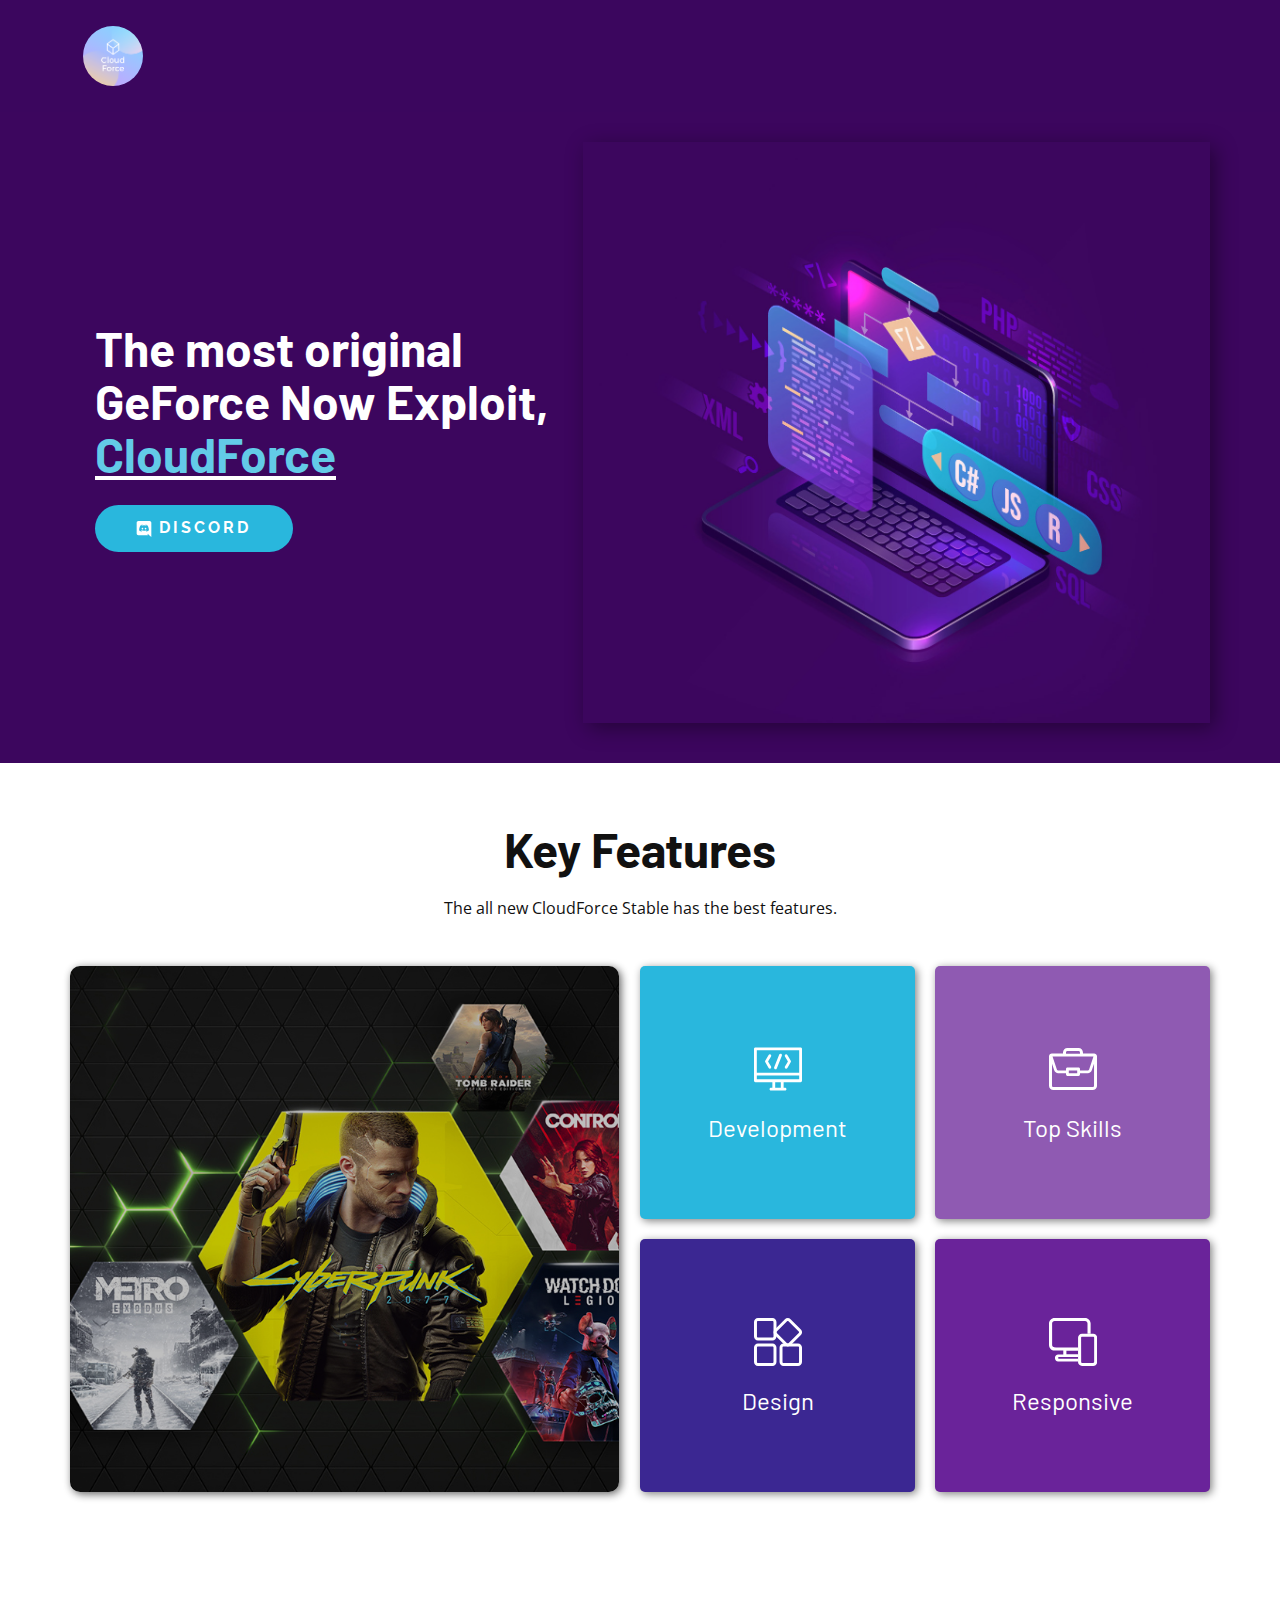
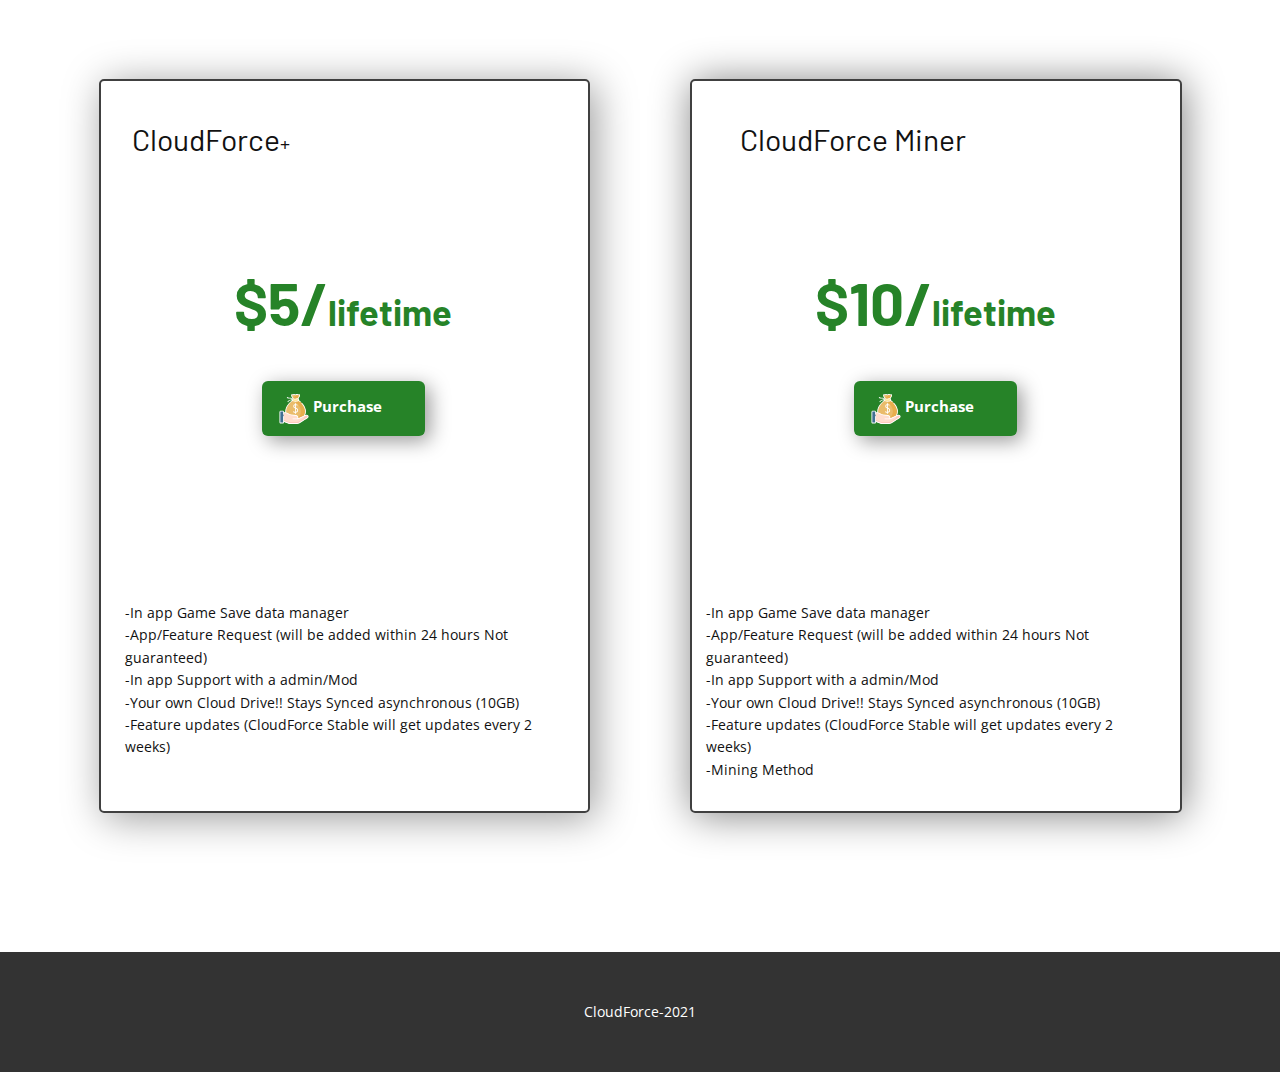
<file: index.html>
<!DOCTYPE html>
<html style="font-size: 16px;">
  <head>
    <meta name="viewport" content="width=device-width, initial-scale=1.0">
    <meta charset="utf-8">
    <meta name="keywords" content="Web Software Developers, Key Features, Data Visualization, IT solutions, IT solutions, Web Analytics, We are directly involved in t​he process, Get in Touch!">
    <meta name="description" content="">
    <meta name="page_type" content="np-template-header-footer-from-plugin">
    <title>Home</title>
    <link rel="stylesheet" href="nicepage.css" media="screen">
<link rel="stylesheet" href="Home.css" media="screen">
    <script class="u-script" type="text/javascript" src="jquery.js" defer=""></script>
    <script class="u-script" type="text/javascript" src="nicepage.js" defer=""></script>
    <meta name="generator" content="Nicepage 3.22.0, nicepage.com">
    <link rel="icon" href="images/favicon.png">
    <link id="u-theme-google-font" rel="stylesheet" href="https://fonts.googleapis.com/css?family=Open+Sans:300,300i,400,400i,600,600i,700,700i,800,800i|Barlow:100,100i,200,200i,300,300i,400,400i,500,500i,600,600i,700,700i,800,800i,900,900i">
    <link id="u-page-google-font" rel="stylesheet" href="https://fonts.googleapis.com/css?family=Raleway:100,100i,200,200i,300,300i,400,400i,500,500i,600,600i,700,700i,800,800i,900,900i|Barlow:100,100i,200,200i,300,300i,400,400i,500,500i,600,600i,700,700i,800,800i,900,900i">
    
    
    
    
    <script type="application/ld+json">{
		"@context": "http://schema.org",
		"@type": "Organization",
		"name": "CloudForce"
}</script>
    <meta name="theme-color" content="#29b7dd">
    <meta property="og:title" content="Home">
    <meta property="og:description" content="">
    <meta property="og:type" content="website">
  </head>
  <body data-home-page="Home.html" data-home-page-title="Home" class="u-body u-stick-footer"><header class="u-clearfix u-header u-palette-2-base u-header" id="sec-2485"><div class="u-clearfix u-sheet u-sheet-1">
        <div class="u-image u-image-circle u-preserve-proportions u-image-1" alt="" data-image-width="500" data-image-height="500"></div>
      </div></header>
    <section class="u-align-left u-clearfix u-image u-section-1" id="carousel_3e8e" data-image-width="1980" data-image-height="1350">
      <div class="u-clearfix u-sheet u-sheet-1">
        <div class="u-clearfix u-expanded-width u-layout-wrap u-layout-wrap-1">
          <div class="u-gutter-0 u-layout">
            <div class="u-layout-row">
              <div class="u-align-left u-container-style u-layout-cell u-left-cell u-shape-rectangle u-size-27 u-layout-cell-1">
                <div class="u-container-layout u-container-layout-1">
                  <h1 class="u-custom-font u-text u-text-body-alt-color u-text-1">The most original GeForce Now Exploit,<br>
                    <span style="text-decoration: underline !important;">
                      <span class="u-text-palette-1-light-1">CloudForce</span>
                    </span>
                    <br>
                  </h1>
                  <a href="https://discord.gg/kSKGFuAsYp" class="u-active-palette-4-base u-btn u-btn-round u-button-style u-custom-font u-font-raleway u-hover-palette-4-base u-palette-1-base u-radius-50 u-text-body-alt-color u-btn-1" target="_blank"><span class="u-icon u-icon-1" data-animation-name="fadeIn" data-animation-duration="1000" data-animation-delay="0" data-animation-direction=""><svg class="u-svg-content" viewBox="0 0 24 24" style="width: 1em; height: 1em;"><path d="m3.58 21.196h14.259l-.681-2.205 1.629 1.398 1.493 1.338 2.72 2.273v-21.525c-.068-1.338-1.22-2.475-2.648-2.475l-16.767.003c-1.427 0-2.585 1.139-2.585 2.477v16.24c0 1.411 1.156 2.476 2.58 2.476zm10.548-15.513-.033.012.012-.012zm-7.631 1.269c1.833-1.334 3.532-1.27 3.532-1.27l.137.135c-2.243.535-3.26 1.537-3.26 1.537s.272-.133.747-.336c3.021-1.188 6.32-1.102 9.374.402 0 0-1.019-.937-3.124-1.537l.186-.183c.291.001 1.831.055 3.479 1.26 0 0 1.844 3.15 1.844 7.02-.061-.074-1.144 1.666-3.931 1.726 0 0-.472-.534-.808-1 1.63-.468 2.24-1.404 2.24-1.404-.535.337-1.023.537-1.419.737-.609.268-1.219.4-1.828.535-2.884.468-4.503-.315-6.033-.936l-.523-.266s.609.936 2.174 1.404c-.411.469-.818 1.002-.818 1.002-2.786-.066-3.802-1.806-3.802-1.806 0-3.876 1.833-7.02 1.833-7.02z"></path><path d="m14.308 12.771c.711 0 1.29-.6 1.29-1.34 0-.735-.576-1.335-1.29-1.335v.003c-.708 0-1.288.598-1.29 1.338 0 .734.579 1.334 1.29 1.334z"></path><path d="m9.69 12.771c.711 0 1.29-.6 1.29-1.34 0-.735-.575-1.335-1.286-1.335l-.004.003c-.711 0-1.29.598-1.29 1.338 0 .734.579 1.334 1.29 1.334z"></path></svg><img></span>&nbsp;Discord
                  </a>
                </div>
              </div>
              <div class="u-align-left u-container-style u-image u-layout-cell u-right-cell u-size-33 u-image-1" data-image-width="1372" data-image-height="1235" data-animation-name="fadeIn" data-animation-duration="1000" data-animation-delay="0" data-animation-direction="Down">
                <div class="u-container-layout u-valign-bottom u-container-layout-2"></div>
              </div>
            </div>
          </div>
        </div>
      </div>
    </section>
    <section class="u-align-center u-clearfix u-white u-section-2" id="carousel_7a94">
      <div class="u-clearfix u-sheet u-valign-middle-md u-valign-middle-sm u-valign-middle-xs u-sheet-1">
        <h1 class="u-align-center u-text u-text-1">Key Features</h1>
        <p class="u-text u-text-2">The all new CloudForce Stable has the best features.</p>
        <img alt="" class="u-expanded-width-md u-expanded-width-sm u-expanded-width-xs u-image u-image-round u-radius-10 u-image-1" src="images/gfn-thursday-asset-2-11-nv-blog-1280x680-preview.jpg" data-image-width="1280" data-image-height="680">
        <div class="u-expanded-width-md u-expanded-width-sm u-expanded-width-xs u-list u-list-1">
          <div class="u-repeater u-repeater-1">
            <div class="u-align-center u-container-style u-custom-background u-list-item u-palette-1-base u-radius-5 u-repeater-item u-shape-round u-list-item-1">
              <div class="u-container-layout u-similar-container u-container-layout-1"><span class="u-icon u-icon-1"><svg class="u-svg-link" preserveAspectRatio="xMidYMin slice" viewBox="0 0 512 512" style=""><use xmlns:xlink="http://www.w3.org/1999/xlink" xlink:href="#svg-a352"></use></svg><svg xmlns="http://www.w3.org/2000/svg" xmlns:xlink="http://www.w3.org/1999/xlink" version="1.1" xml:space="preserve" class="u-svg-content" viewBox="0 0 512 512" id="svg-a352"><g><path d="m497 26h-482c-8.284 0-15 6.716-15 15v340c0 8.284 6.716 15 15 15h181v60h-15c-8.284 0-15 6.716-15 15s6.716 15 15 15h150c8.284 0 15-6.716 15-15s-6.716-15-15-15h-15v-60h181c8.284 0 15-6.716 15-15v-340c0-8.284-6.716-15-15-15zm-15 30v240h-452v-240zm-196 400h-60v-60h60zm-256-90v-40h452v40z"></path><path d="m223.381 258.012c1.818.724 3.694 1.066 5.539 1.066 5.964 0 11.604-3.581 13.942-9.46l54.15-136.147c3.062-7.697-.697-16.42-8.395-19.481-7.698-3.063-16.42.697-19.481 8.395l-54.15 136.148c-3.061 7.696.698 16.417 8.395 19.479z"></path><path d="m335.557 250.526c2.367 1.372 4.953 2.023 7.504 2.023 5.177 0 10.213-2.683 12.994-7.484l36.363-62.777c2.741-4.732 2.69-10.58-.133-15.263l-36.363-60.315c-4.277-7.095-13.495-9.378-20.591-5.102-7.095 4.277-9.379 13.496-5.102 20.591l31.786 52.724-31.919 55.106c-4.153 7.167-1.708 16.345 5.461 20.497z"></path><path d="m155.945 245.065c2.782 4.802 7.817 7.484 12.994 7.484 2.551 0 5.138-.651 7.504-2.023 7.168-4.152 9.613-13.33 5.461-20.498l-31.919-55.106 31.786-52.724c4.277-7.095 1.993-16.313-5.102-20.591-7.096-4.278-16.314-1.993-20.591 5.102l-36.363 60.315c-2.823 4.683-2.874 10.531-.133 15.263z"></path>
</g></svg>
            
            
          </span>
                <h4 class="u-align-center u-text u-text-3">Development</h4>
              </div>
            </div>
            <div class="u-align-center u-container-style u-custom-background u-custom-color-1 u-list-item u-radius-5 u-repeater-item u-shape-round u-list-item-2">
              <div class="u-container-layout u-similar-container u-container-layout-2"><span class="u-icon u-icon-2">
            <svg class="u-svg-link" preserveAspectRatio="xMidYMin slice" viewBox="0 0 128 128" style=""><use xmlns:xlink="http://www.w3.org/1999/xlink" xlink:href="#svg-20e4"></use></svg>
            <svg xmlns="http://www.w3.org/2000/svg" xmlns:xlink="http://www.w3.org/1999/xlink" version="1.1" xml:space="preserve" class="u-svg-content" viewBox="0 0 128 128" id="svg-20e4"><path d="m78.9 15.9c2.1 0 3.7 1.7 3.7 3.7v3.7h-37.2v-3.7c0-2 1.7-3.7 3.7-3.7h29.8m39.7 14.8-11.6 34.5c-0.5 1.5-1.9 2.5-3.5 2.5h-20.9v-3.7c0-2-1.7-3.7-3.7-3.7h-29.8c-2.1 0-3.7 1.7-3.7 3.7v3.7h-20.9c-1.6 0-3-1-3.5-2.5l-11.6-34.5h109.2m1.5 19.1v58.6c0 2-1.7 3.7-3.7 3.7h-104.7c-2.1 0-3.7-1.7-3.7-3.7v-58.6l5.9 17.7c1.5 4.5 5.8 7.6 10.6 7.6h20.9v3.7c0 2 1.7 3.7 3.7 3.7h29.8c2.1 0 3.7-1.7 3.7-3.7v-3.7h20.9c4.8 0 9.1-3 10.6-7.6l6-17.7m-44.9 17.9v7.4h-22.4v-7.4h22.4m15.3-44.9v-3.2c0-6.4-5.2-11.6-11.6-11.6h-29.8c-6.4 0-11.7 5.2-11.7 11.6v3.2h-29.5c-4.4 0-7.9 3.5-7.9 7.9v77.7c0 6.4 5.2 11.6 11.7 11.6h104.7c6.4 0 11.7-5.2 11.7-11.6v-77.7c0-4.4-3.6-7.9-7.9-7.9h-29.7z"></path></svg>
          </span>
                <h4 class="u-align-center u-text u-text-4">Top Skills</h4>
              </div>
            </div>
            <div class="u-align-center u-container-style u-custom-background u-custom-color-2 u-list-item u-radius-5 u-repeater-item u-shape-round u-list-item-3">
              <div class="u-container-layout u-similar-container u-container-layout-3"><span class="u-icon u-icon-3">
            <svg class="u-svg-link" preserveAspectRatio="xMidYMin slice" viewBox="0 0 128 128" style=""><use xmlns:xlink="http://www.w3.org/1999/xlink" xlink:href="#svg-f12d"></use></svg>
            <svg xmlns="http://www.w3.org/2000/svg" xmlns:xlink="http://www.w3.org/1999/xlink" version="1.1" xml:space="preserve" class="u-svg-content" viewBox="0 0 128 128" id="svg-f12d"><path d="m117.4 76c1.5 0 2.7 1.2 2.7 2.7v38.7c0 1.5-1.2 2.7-2.7 2.7h-38.7c-1.5 0-2.7-1.2-2.7-2.7v-38.7c0-1.5 1.2-2.7 2.7-2.7h38.7m0-7.9h-38.7c-5.8 0-10.6 4.8-10.6 10.6v38.7c0 5.8 4.8 10.6 10.6 10.6h38.7c5.8 0 10.6-4.8 10.6-10.6v-38.7c0-5.8-4.8-10.6-10.6-10.6z"></path><path d="m49.3 7.9c1.5 0 2.7 1.2 2.7 2.7v38.7c0 1.5-1.2 2.7-2.7 2.7h-38.7c-1.5 0-2.7-1.2-2.7-2.7v-38.7c0-1.5 1.2-2.7 2.7-2.7h38.7m0-7.9h-38.7c-5.8 0-10.6 4.8-10.6 10.6v38.7c0 5.8 4.8 10.6 10.6 10.6h38.7c5.8 0 10.6-4.8 10.6-10.6v-38.7c0-5.8-4.8-10.6-10.6-10.6z"></path><path d="m90 7.9c0.7 0 1.4 0.3 1.9 0.8l27.4 27.4c1 1 1 2.7 0 3.8l-27.4 27.3c-0.5 0.5-1.2 0.8-1.9 0.8s-1.4-0.3-1.9-0.8l-27.3-27.3c-1-1-1-2.7 0-3.8l27.3-27.4c0.6-0.5 1.3-0.8 1.9-0.8m0-7.9c-2.8 0-5.5 1.1-7.5 3.1l-27.3 27.4c-2 2-3.1 4.7-3.1 7.5s1.1 5.5 3.1 7.5l27.4 27.4c2 2 4.7 3.1 7.5 3.1s5.5-1.1 7.5-3.1l27.4-27.4c2-2 3.1-4.7 3.1-7.5s-1.1-5.5-3.1-7.5l-27.5-27.4c-2-2-4.6-3.1-7.5-3.1z"></path><path d="m49.3 76c1.5 0 2.7 1.2 2.7 2.7v38.7c0 1.5-1.2 2.7-2.7 2.7h-38.7c-1.5 0-2.7-1.2-2.7-2.7v-38.7c0-1.5 1.2-2.7 2.7-2.7h38.7m0-7.9h-38.7c-5.8 0-10.6 4.8-10.6 10.6v38.7c0 5.8 4.8 10.6 10.6 10.6h38.7c5.8 0 10.6-4.8 10.6-10.6v-38.7c0-5.8-4.8-10.6-10.6-10.6z"></path></svg>
          </span>
                <h4 class="u-align-center u-text u-text-5">Design</h4>
              </div>
            </div>
            <div class="u-align-center u-container-style u-custom-background u-custom-color-3 u-list-item u-radius-5 u-repeater-item u-shape-round u-list-item-4">
              <div class="u-container-layout u-similar-container u-container-layout-4"><span class="u-icon u-icon-4">
            <svg class="u-svg-link" preserveAspectRatio="xMidYMin slice" viewBox="0 0 128 128" style=""><use xmlns:xlink="http://www.w3.org/1999/xlink" xlink:href="#svg-0096"></use></svg>
            <svg xmlns="http://www.w3.org/2000/svg" xmlns:xlink="http://www.w3.org/1999/xlink" version="1.1" xml:space="preserve" class="u-svg-content" viewBox="0 0 128 128" id="svg-0096"><path d="m26.4 108.7c-1.2 0-2.2-1-2.2-2.2s1-2.2 4.7-2.2h48.7v-7.4h-31.2v-9.9h31.2v-8.4h-58.7c-7.7 0-10.6-3-10.6-6.6v-57.1c0-3.7 3-6.6 6.6-6.6h81.2c3.7 0 6.6 3 6.6 6.6v27h8.3v-27c0-8.2-6.7-14.9-14.9-14.9h-81.2c-8.2 0-14.9 6.7-14.9 14.9v57.1c0 8.2 6.7 14.9 14.9 14.9h23.2v10.1h-13.8c-4.3 0-8.5 3.7-8.5 9.5v0.2c0 4.6 3.7 9.3 8.3 9.3h53.5v-7.3h-51.2z"></path><path d="m118 41.9h-30c-5.8 0-10.5 4.7-10.5 10.6 0 0 0.1 66.3 0.1 66.4 0 4.3 5.1 9 10.4 9h30c5.6 0 10.2-4.4 10.5-10.1v-65.3c0-5.9-4.7-10.6-10.5-10.6zm2.4 75.5c-0.1 1.3-1.1 2.3-2.4 2.3h-30c-1 0-1.9-0.7-2.2-1.6l-0.2-65.6c0-1.3 1.1-2.4 2.4-2.4h30c1.3 0 2.4 1.1 2.4 2.4v64.9z"></path></svg>
          </span>
                <h4 class="u-align-center u-text u-text-6">Responsive</h4>
              </div>
            </div>
          </div>
        </div>
      </div>
    </section>
    <section class="skrollable u-align-center u-clearfix u-white u-section-3" id="carousel_b111">
      <div class="u-clearfix u-sheet u-sheet-1">
        <div class="u-clearfix u-gutter-100 u-layout-wrap u-layout-wrap-1">
          <div class="u-gutter-0 u-layout" style="">
            <div class="u-layout-row" style="">
              <div class="u-size-30" style="">
                <div class="u-layout-col" style="">
                  <div class="u-align-left u-container-style u-layout-cell u-radius-5 u-shape-round u-size-60 u-white u-layout-cell-1">
                    <div class="u-border-2 u-border-grey-75 u-container-layout u-container-layout-1">
                      <h5 class="u-text u-text-1">
                        <span style="font-size: 1.875rem;">CloudForce</span>+
                      </h5>
                      <h2 class="u-text u-text-custom-color-4 u-text-default u-text-2"> $5/<span style="font-size: 2.25rem;">lifetime</span>
                      </h2>
                      <a href="https://sellix.io/product/60c37ca07f548" class="u-border-none u-btn u-btn-round u-button-style u-custom-color-4 u-radius-6 u-btn-1" target="_blank"><span class="u-icon u-icon-1"><svg class="u-svg-content" viewBox="0 0 512 512" style="width: 1em; height: 1em;"><g><g><g><g><g><g><g><path d="m313.801 94.915s49.06-63.674 34.953-81.941c-4.808-6.225-8.908 2.229-18.851 2.229-11.683 0-11.683-7.644-23.367-7.644-11.682 0-11.682 7.644-23.364 7.644-11.681 0-11.681-7.644-23.362-7.644s-11.681 7.644-23.363 7.644c-9.955 0-14.038-8.564-18.878-2.336-14.114 18.166 34.229 82.047 34.229 82.047-213.505 140.358-144.664 331.239-18.607 331.239h99.973c126.437 0 194.852-190.415-19.363-331.238z" fill="#eabc6b"></path>
</g>
</g><g><path d="m313.801 94.915s49.06-63.674 34.953-81.941c-4.808-6.225-8.908 2.229-18.851 2.229-11.683 0-11.683-7.644-23.367-7.644-11.682 0-11.682 7.644-23.364 7.644-.575 0-1.101-.032-1.622-.068-4.694 20.12-25.846 51.466-37.95 68.249 4.767 6.995 8.198 11.53 8.198 11.53-2.848 1.872-5.635 3.755-8.383 5.645 203.99 140.211 135.734 325.593 10.978 325.593h78.771c126.437.001 194.852-190.414-19.363-331.237z" fill="#e8ae4d"></path>
</g><g><path d="m322.923 117.562c-28.507 7.199-56.671 7.2-85.183 0-9.924-2.506-15.549-13.665-11.978-23.808.04-.113.08-.227.12-.34 2.994-8.504 11.486-13.276 19.809-11.187 23.343 5.861 45.932 5.862 69.282 0 8.323-2.09 16.814 2.683 19.809 11.187.04.113.08.227.12.34 3.57 10.144-2.055 21.302-11.979 23.808z" fill="#ffe07d"></path>
</g>
</g>
</g>
</g><g><g><g><g><g><g><g><g><g><g><g><g><g><path d="m54.883 458.902 108.566 40.41c9.221 3.432 18.98 5.189 28.818 5.189h111.886c15.658 0 30.993-4.45 44.219-12.83l140.092-88.771c9.243-8.207 10.956-22 4.002-32.219-7.608-11.181-20.194-13.125-34.043-6.576l-136.393 60.055.161-22.129c-1.806-18.163-15.791-32.74-33.864-35.298l-83.059-9.563c-19.16-2.711-28.735-9.132-45.438-18.903-22.804-13.34-48.748-20.371-75.167-20.371h-29.78v141.006z" fill="#ffddce"></path>
</g><g><path d="m54.883 458.902 108.566 40.41c9.221 3.432 18.98 5.189 28.818 5.189h111.886c15.658 0 30.993-4.45 44.219-12.83l140.092-88.771c9.243-8.207 10.956-22 4.002-32.219-7.608-11.181-20.194-13.125-34.043-6.576l-136.393 60.055.161-22.129c-1.806-18.163-15.791-32.74-33.864-35.298l-83.059-9.563c-19.16-2.711-28.735-9.132-45.438-18.903-22.804-13.34-48.748-20.371-75.167-20.371h-29.78v141.006z" fill="#ffddce"></path>
</g><path d="m492.467 370.682c-7.608-11.181-20.194-13.125-34.043-6.576l-37.516 16.519c1.817 2.876 3.262 5.171 3.262 5.171 6.953 10.219 5.24 24.011-4.002 32.219l-81.629 51.725c-10.751 4.922-22.473 7.504-34.385 7.504h-111.886c-9.838 0-19.598-1.757-28.818-5.189l-108.566-40.41v27.258l108.566 40.41c9.221 3.432 18.98 5.189 28.818 5.189h91.412 20.474c15.658 0 30.993-4.45 44.219-12.83l140.092-88.77c9.242-8.208 10.956-22.001 4.002-32.22z" fill="#ffcbbe"></path><g><path d="m312.008 379.236-.004.534.352-.155c-.113-.129-.232-.253-.348-.379z" fill="#f5dbcc"></path>
</g>
</g>
</g><path d="m78.244 480.527c0 7.877-6.386 14.263-14.263 14.263h-34.423c-7.877 0-14.263-6.386-14.263-14.263v-174.644c0-7.877 6.386-14.263 14.263-14.263h34.423c7.877 0 14.263 6.386 14.263 14.263z" fill="#407093"></path>
</g>
</g>
</g>
</g>
</g>
</g>
</g>
</g>
</g>
</g>
</g><g><path d="m498.667 366.464c-9.551-14.036-25.752-17.463-43.352-9.181l-9.328 4.107c14.708-31.35 16.533-66.297 9.211-99.307-8.409-37.913-28.72-74.641-60.368-109.164-2.798-3.053-7.541-3.259-10.595-.46-3.053 2.798-3.259 7.541-.46 10.595 29.846 32.556 48.95 66.967 56.782 102.276 8.249 37.193 3.45 75.549-17.601 106.2l-93.342 41.099.077-10.542c.002-.266-.01-.532-.037-.797-2.155-21.667-18.717-38.93-40.276-41.98-.064-.01-.128-.018-.193-.025l-82.961-9.552c-31.901-4.541-40.117-23.658-83.321-34.559-2.985-25.33.994-52.299 11.9-79.336 16.425-40.718 48.558-80.278 93.104-114.711 16.603 11.772 90.676 13.237 107.252-1.949 8.492 6.449 16.597 13.095 24.147 19.822 1.429 1.274 3.211 1.9 4.986 1.9 2.064 0 4.12-.847 5.601-2.51 2.755-3.092 2.481-7.832-.611-10.587-8.276-7.373-17.178-14.648-26.515-21.679 2.188-9.278-.874-20.137-8.954-26.601 23.479-35.612 30.308-58.921 20.875-71.133-6.479-8.389-14.539-4.452-17.981-2.77-5.834 2.848-9.015 2.998-14.383-.514-10.241-6.701-21.005-6.917-31.576 0-5.436 3.557-9.717 3.557-15.151 0-10.242-6.701-21.002-6.917-31.575 0-5.43 3.554-8.623 3.334-14.365.48-3.438-1.709-11.489-5.711-18.009 2.679-9.221 11.868-3.052 34.442 18.843 68.843-1.341.725-2.619 1.576-3.812 2.548-8.708-9.196-22.975-18.787-43.607-16.483-17.113 1.915-29.732-3.74-37.306-8.82-3.44-2.304-8.098-1.386-10.404 2.052-2.306 3.44-1.387 8.098 2.052 10.404 9.655 6.473 25.701 13.679 47.322 11.268 15.94-1.788 26.756 6.358 33.489 14.648-.092.32-.177.642-.256.964-5.743.09-14.326.626-23.778 2.592-22.732 4.729-39.606 15.532-48.799 31.244-2.091 3.574-.889 8.168 2.685 10.26 3.575 2.091 8.168.888 10.259-2.686 13.674-23.369 47.051-26.227 60.308-26.406.057.165.124.328.184.492-47.308 36.493-80.244 77.19-97.932 121.04-11.18 27.717-15.646 55.485-13.379 81.874-7.191-1.064-14.465-1.635-21.774-1.685v-4.535c0-11.999-9.762-21.76-21.761-21.76h-34.424c-11.999 0-21.761 9.762-21.761 21.76v174.644c0 12 9.762 21.761 21.761 21.761h34.423c11.999 0 21.761-9.762 21.761-21.761v-2.136l75.091 27.949c10.091 3.755 20.667 5.66 31.434 5.66h111.886c17.106 0 33.785-4.84 48.233-13.995 149.259-94.62 140.195-88.733 141.057-89.497 12.023-10.672 14.269-28.746 5.224-42.04zm-177.58-256.172c-27.422 6.924-54.084 6.924-81.512 0-11.769-2.975-8.359-23.965 4.289-20.793 24.538 6.16 48.394 6.16 72.934 0 12.428-3.12 16.247 17.771 4.289 20.793zm-98.279-91.361c.059.029.118.059.174.087 10.149 5.044 19.042 5.318 29.251-1.361 12.776-8.363 14.163 5.046 30.938 5.046 8.076 0 12.533-2.916 15.787-5.046 5.437-3.558 9.719-3.556 15.155 0 10.254 6.71 18.932 6.379 29.376 1.342 1.543 5.562-1.949 22.143-24.185 55.249-11.042-.188-27.066 10.657-72.428.562-22.188-33.534-25.619-50.276-24.068-55.879zm261.085 377.99-139.534 88.417c-12.043 7.631-25.946 11.666-40.205 11.666h-111.886c-8.975 0-17.791-1.588-26.203-4.719l-80.323-29.897v-80.755c0-4.142-3.357-7.499-7.498-7.499s-7.498 3.357-7.498 7.499v98.894c0 3.73-3.035 6.764-6.764 6.764h-34.424c-3.73 0-6.764-3.035-6.764-6.764v-174.644c0-3.73 3.034-6.763 6.764-6.763h34.423c3.73 0 6.764 3.034 6.764 6.763v40.694c0 4.142 3.357 7.499 7.498 7.499s7.498-3.357 7.498-7.499v-21.162c62.031.475 75.978 33.17 118.476 39.181.064.01.128.018.192.025l82.957 9.551c14.526 2.097 25.705 13.664 27.323 28.227l-.104 14.264h-77.365c-4.141 0-7.499 3.357-7.499 7.499s3.357 7.499 7.499 7.499h84.809c.947 0 2.041-.21 2.993-.625.153-.068 136.263-59.995 136.422-60.065 9.811-4.36 18.756-4.983 24.822 3.931 4.716 6.927 3.672 16.292-2.373 22.019z"></path><path d="m282.307 340.22c4.141 0 7.499-3.357 7.499-7.499v-12.43c21.051-3.416 33.334-20.455 36.006-36.351 3.338-19.857-7.063-37.126-26.497-43.995-3.434-1.214-6.594-2.375-9.51-3.496v-47.812c8.871 1.471 14.197 6.062 14.585 6.405 3.046 2.77 7.76 2.565 10.555-.465 2.808-3.044 2.616-7.788-.428-10.596-.529-.488-9.713-8.757-24.712-10.486v-10.664c0-4.142-3.357-7.499-7.499-7.499-4.141 0-7.498 3.357-7.498 7.499v11.27c-1.808.346-3.66.786-5.563 1.359-12.72 3.831-22.228 14.738-24.815 28.463-2.347 12.455 1.602 24.433 10.305 31.259 4.997 3.919 11.287 7.507 20.073 11.343v59.301c-8.672-.367-14.01-1.995-23.322-8.087-3.465-2.266-8.113-1.297-10.38 2.17-2.267 3.465-1.296 8.113 2.17 10.38 12.241 8.008 20.424 10.097 31.532 10.529v11.903c0 4.142 3.357 7.499 7.499 7.499zm-18.316-116.838c-4.281-3.358-6.13-9.75-4.823-16.681 1.212-6.428 5.631-14.238 14.403-16.88.417-.126.827-.234 1.237-.344v40.505c-4.49-2.242-8.011-4.399-10.817-6.6zm30.326 30.703c18.66 6.595 17.504 22.617 16.705 27.37-1.654 9.841-8.878 20.347-21.217 23.509v-52.504c1.46.534 2.951 1.073 4.512 1.625z"></path>
</g>
</g></svg><img></span>&nbsp;Purchase
                      </a>
                      <p class="u-small-text u-text u-text-variant u-text-3">-In app Game Save data manager<br>-App/Feature Request (will be added within 24 hours Not guaranteed)<br>-In app Support with a admin/Mod<br>-Your own Cloud Drive!! Stays Synced asynchronous (10GB)<br>-Feature updates (CloudForce Stable will get updates every 2 weeks)
                      </p>
                    </div>
                  </div>
                </div>
              </div>
              <div class="u-size-30">
                <div class="u-layout-col">
                  <div class="u-align-left u-container-style u-layout-cell u-radius-5 u-shape-round u-size-60 u-layout-cell-2">
                    <div class="u-border-2 u-border-grey-75 u-container-layout u-container-layout-2">
                      <h5 class="u-text u-text-4">
                        <span style="font-size: 1.875rem;">CloudForce Miner</span>
                      </h5>
                      <h2 class="u-text u-text-custom-color-4 u-text-default u-text-5"> $10/<span style="font-size: 2.25rem;">lifetime</span>
                      </h2>
                      <a href="https://sellix.io/product/60e9b7753fc2c" class="u-border-none u-btn u-btn-round u-button-style u-custom-color-4 u-radius-6 u-btn-2" target="_blank"><span class="u-icon u-icon-2"><svg class="u-svg-content" viewBox="0 0 512 512" style="width: 1em; height: 1em;"><g><g><g><g><g><g><g><path d="m313.801 94.915s49.06-63.674 34.953-81.941c-4.808-6.225-8.908 2.229-18.851 2.229-11.683 0-11.683-7.644-23.367-7.644-11.682 0-11.682 7.644-23.364 7.644-11.681 0-11.681-7.644-23.362-7.644s-11.681 7.644-23.363 7.644c-9.955 0-14.038-8.564-18.878-2.336-14.114 18.166 34.229 82.047 34.229 82.047-213.505 140.358-144.664 331.239-18.607 331.239h99.973c126.437 0 194.852-190.415-19.363-331.238z" fill="#eabc6b"></path>
</g>
</g><g><path d="m313.801 94.915s49.06-63.674 34.953-81.941c-4.808-6.225-8.908 2.229-18.851 2.229-11.683 0-11.683-7.644-23.367-7.644-11.682 0-11.682 7.644-23.364 7.644-.575 0-1.101-.032-1.622-.068-4.694 20.12-25.846 51.466-37.95 68.249 4.767 6.995 8.198 11.53 8.198 11.53-2.848 1.872-5.635 3.755-8.383 5.645 203.99 140.211 135.734 325.593 10.978 325.593h78.771c126.437.001 194.852-190.414-19.363-331.237z" fill="#e8ae4d"></path>
</g><g><path d="m322.923 117.562c-28.507 7.199-56.671 7.2-85.183 0-9.924-2.506-15.549-13.665-11.978-23.808.04-.113.08-.227.12-.34 2.994-8.504 11.486-13.276 19.809-11.187 23.343 5.861 45.932 5.862 69.282 0 8.323-2.09 16.814 2.683 19.809 11.187.04.113.08.227.12.34 3.57 10.144-2.055 21.302-11.979 23.808z" fill="#ffe07d"></path>
</g>
</g>
</g>
</g><g><g><g><g><g><g><g><g><g><g><g><g><g><path d="m54.883 458.902 108.566 40.41c9.221 3.432 18.98 5.189 28.818 5.189h111.886c15.658 0 30.993-4.45 44.219-12.83l140.092-88.771c9.243-8.207 10.956-22 4.002-32.219-7.608-11.181-20.194-13.125-34.043-6.576l-136.393 60.055.161-22.129c-1.806-18.163-15.791-32.74-33.864-35.298l-83.059-9.563c-19.16-2.711-28.735-9.132-45.438-18.903-22.804-13.34-48.748-20.371-75.167-20.371h-29.78v141.006z" fill="#ffddce"></path>
</g><g><path d="m54.883 458.902 108.566 40.41c9.221 3.432 18.98 5.189 28.818 5.189h111.886c15.658 0 30.993-4.45 44.219-12.83l140.092-88.771c9.243-8.207 10.956-22 4.002-32.219-7.608-11.181-20.194-13.125-34.043-6.576l-136.393 60.055.161-22.129c-1.806-18.163-15.791-32.74-33.864-35.298l-83.059-9.563c-19.16-2.711-28.735-9.132-45.438-18.903-22.804-13.34-48.748-20.371-75.167-20.371h-29.78v141.006z" fill="#ffddce"></path>
</g><path d="m492.467 370.682c-7.608-11.181-20.194-13.125-34.043-6.576l-37.516 16.519c1.817 2.876 3.262 5.171 3.262 5.171 6.953 10.219 5.24 24.011-4.002 32.219l-81.629 51.725c-10.751 4.922-22.473 7.504-34.385 7.504h-111.886c-9.838 0-19.598-1.757-28.818-5.189l-108.566-40.41v27.258l108.566 40.41c9.221 3.432 18.98 5.189 28.818 5.189h91.412 20.474c15.658 0 30.993-4.45 44.219-12.83l140.092-88.77c9.242-8.208 10.956-22.001 4.002-32.22z" fill="#ffcbbe"></path><g><path d="m312.008 379.236-.004.534.352-.155c-.113-.129-.232-.253-.348-.379z" fill="#f5dbcc"></path>
</g>
</g>
</g><path d="m78.244 480.527c0 7.877-6.386 14.263-14.263 14.263h-34.423c-7.877 0-14.263-6.386-14.263-14.263v-174.644c0-7.877 6.386-14.263 14.263-14.263h34.423c7.877 0 14.263 6.386 14.263 14.263z" fill="#407093"></path>
</g>
</g>
</g>
</g>
</g>
</g>
</g>
</g>
</g>
</g>
</g><g><path d="m498.667 366.464c-9.551-14.036-25.752-17.463-43.352-9.181l-9.328 4.107c14.708-31.35 16.533-66.297 9.211-99.307-8.409-37.913-28.72-74.641-60.368-109.164-2.798-3.053-7.541-3.259-10.595-.46-3.053 2.798-3.259 7.541-.46 10.595 29.846 32.556 48.95 66.967 56.782 102.276 8.249 37.193 3.45 75.549-17.601 106.2l-93.342 41.099.077-10.542c.002-.266-.01-.532-.037-.797-2.155-21.667-18.717-38.93-40.276-41.98-.064-.01-.128-.018-.193-.025l-82.961-9.552c-31.901-4.541-40.117-23.658-83.321-34.559-2.985-25.33.994-52.299 11.9-79.336 16.425-40.718 48.558-80.278 93.104-114.711 16.603 11.772 90.676 13.237 107.252-1.949 8.492 6.449 16.597 13.095 24.147 19.822 1.429 1.274 3.211 1.9 4.986 1.9 2.064 0 4.12-.847 5.601-2.51 2.755-3.092 2.481-7.832-.611-10.587-8.276-7.373-17.178-14.648-26.515-21.679 2.188-9.278-.874-20.137-8.954-26.601 23.479-35.612 30.308-58.921 20.875-71.133-6.479-8.389-14.539-4.452-17.981-2.77-5.834 2.848-9.015 2.998-14.383-.514-10.241-6.701-21.005-6.917-31.576 0-5.436 3.557-9.717 3.557-15.151 0-10.242-6.701-21.002-6.917-31.575 0-5.43 3.554-8.623 3.334-14.365.48-3.438-1.709-11.489-5.711-18.009 2.679-9.221 11.868-3.052 34.442 18.843 68.843-1.341.725-2.619 1.576-3.812 2.548-8.708-9.196-22.975-18.787-43.607-16.483-17.113 1.915-29.732-3.74-37.306-8.82-3.44-2.304-8.098-1.386-10.404 2.052-2.306 3.44-1.387 8.098 2.052 10.404 9.655 6.473 25.701 13.679 47.322 11.268 15.94-1.788 26.756 6.358 33.489 14.648-.092.32-.177.642-.256.964-5.743.09-14.326.626-23.778 2.592-22.732 4.729-39.606 15.532-48.799 31.244-2.091 3.574-.889 8.168 2.685 10.26 3.575 2.091 8.168.888 10.259-2.686 13.674-23.369 47.051-26.227 60.308-26.406.057.165.124.328.184.492-47.308 36.493-80.244 77.19-97.932 121.04-11.18 27.717-15.646 55.485-13.379 81.874-7.191-1.064-14.465-1.635-21.774-1.685v-4.535c0-11.999-9.762-21.76-21.761-21.76h-34.424c-11.999 0-21.761 9.762-21.761 21.76v174.644c0 12 9.762 21.761 21.761 21.761h34.423c11.999 0 21.761-9.762 21.761-21.761v-2.136l75.091 27.949c10.091 3.755 20.667 5.66 31.434 5.66h111.886c17.106 0 33.785-4.84 48.233-13.995 149.259-94.62 140.195-88.733 141.057-89.497 12.023-10.672 14.269-28.746 5.224-42.04zm-177.58-256.172c-27.422 6.924-54.084 6.924-81.512 0-11.769-2.975-8.359-23.965 4.289-20.793 24.538 6.16 48.394 6.16 72.934 0 12.428-3.12 16.247 17.771 4.289 20.793zm-98.279-91.361c.059.029.118.059.174.087 10.149 5.044 19.042 5.318 29.251-1.361 12.776-8.363 14.163 5.046 30.938 5.046 8.076 0 12.533-2.916 15.787-5.046 5.437-3.558 9.719-3.556 15.155 0 10.254 6.71 18.932 6.379 29.376 1.342 1.543 5.562-1.949 22.143-24.185 55.249-11.042-.188-27.066 10.657-72.428.562-22.188-33.534-25.619-50.276-24.068-55.879zm261.085 377.99-139.534 88.417c-12.043 7.631-25.946 11.666-40.205 11.666h-111.886c-8.975 0-17.791-1.588-26.203-4.719l-80.323-29.897v-80.755c0-4.142-3.357-7.499-7.498-7.499s-7.498 3.357-7.498 7.499v98.894c0 3.73-3.035 6.764-6.764 6.764h-34.424c-3.73 0-6.764-3.035-6.764-6.764v-174.644c0-3.73 3.034-6.763 6.764-6.763h34.423c3.73 0 6.764 3.034 6.764 6.763v40.694c0 4.142 3.357 7.499 7.498 7.499s7.498-3.357 7.498-7.499v-21.162c62.031.475 75.978 33.17 118.476 39.181.064.01.128.018.192.025l82.957 9.551c14.526 2.097 25.705 13.664 27.323 28.227l-.104 14.264h-77.365c-4.141 0-7.499 3.357-7.499 7.499s3.357 7.499 7.499 7.499h84.809c.947 0 2.041-.21 2.993-.625.153-.068 136.263-59.995 136.422-60.065 9.811-4.36 18.756-4.983 24.822 3.931 4.716 6.927 3.672 16.292-2.373 22.019z"></path><path d="m282.307 340.22c4.141 0 7.499-3.357 7.499-7.499v-12.43c21.051-3.416 33.334-20.455 36.006-36.351 3.338-19.857-7.063-37.126-26.497-43.995-3.434-1.214-6.594-2.375-9.51-3.496v-47.812c8.871 1.471 14.197 6.062 14.585 6.405 3.046 2.77 7.76 2.565 10.555-.465 2.808-3.044 2.616-7.788-.428-10.596-.529-.488-9.713-8.757-24.712-10.486v-10.664c0-4.142-3.357-7.499-7.499-7.499-4.141 0-7.498 3.357-7.498 7.499v11.27c-1.808.346-3.66.786-5.563 1.359-12.72 3.831-22.228 14.738-24.815 28.463-2.347 12.455 1.602 24.433 10.305 31.259 4.997 3.919 11.287 7.507 20.073 11.343v59.301c-8.672-.367-14.01-1.995-23.322-8.087-3.465-2.266-8.113-1.297-10.38 2.17-2.267 3.465-1.296 8.113 2.17 10.38 12.241 8.008 20.424 10.097 31.532 10.529v11.903c0 4.142 3.357 7.499 7.499 7.499zm-18.316-116.838c-4.281-3.358-6.13-9.75-4.823-16.681 1.212-6.428 5.631-14.238 14.403-16.88.417-.126.827-.234 1.237-.344v40.505c-4.49-2.242-8.011-4.399-10.817-6.6zm30.326 30.703c18.66 6.595 17.504 22.617 16.705 27.37-1.654 9.841-8.878 20.347-21.217 23.509v-52.504c1.46.534 2.951 1.073 4.512 1.625z"></path>
</g>
</g></svg><img></span>&nbsp;Purchase
                      </a>
                      <p class="u-small-text u-text u-text-variant u-text-6">-In app Game Save data manager<br>-App/Feature Request (will be added within 24 hours Not guaranteed)<br>-In app Support with a admin/Mod<br>-Your own Cloud Drive!! Stays Synced asynchronous (10GB)<br>-Feature updates (CloudForce Stable will get updates every 2 weeks)<br>-Mining Method
                      </p>
                    </div>
                  </div>
                </div>
              </div>
            </div>
          </div>
        </div>
      </div>
    </section>
    
    
    <footer class="u-align-center u-clearfix u-footer u-grey-80 u-footer" id="sec-2692"><div class="u-clearfix u-sheet u-sheet-1">
        <p class="u-small-text u-text u-text-variant u-text-1">CloudForce-2021<br>
        </p>
      </div></footer>
  </body>
</html>
</file>
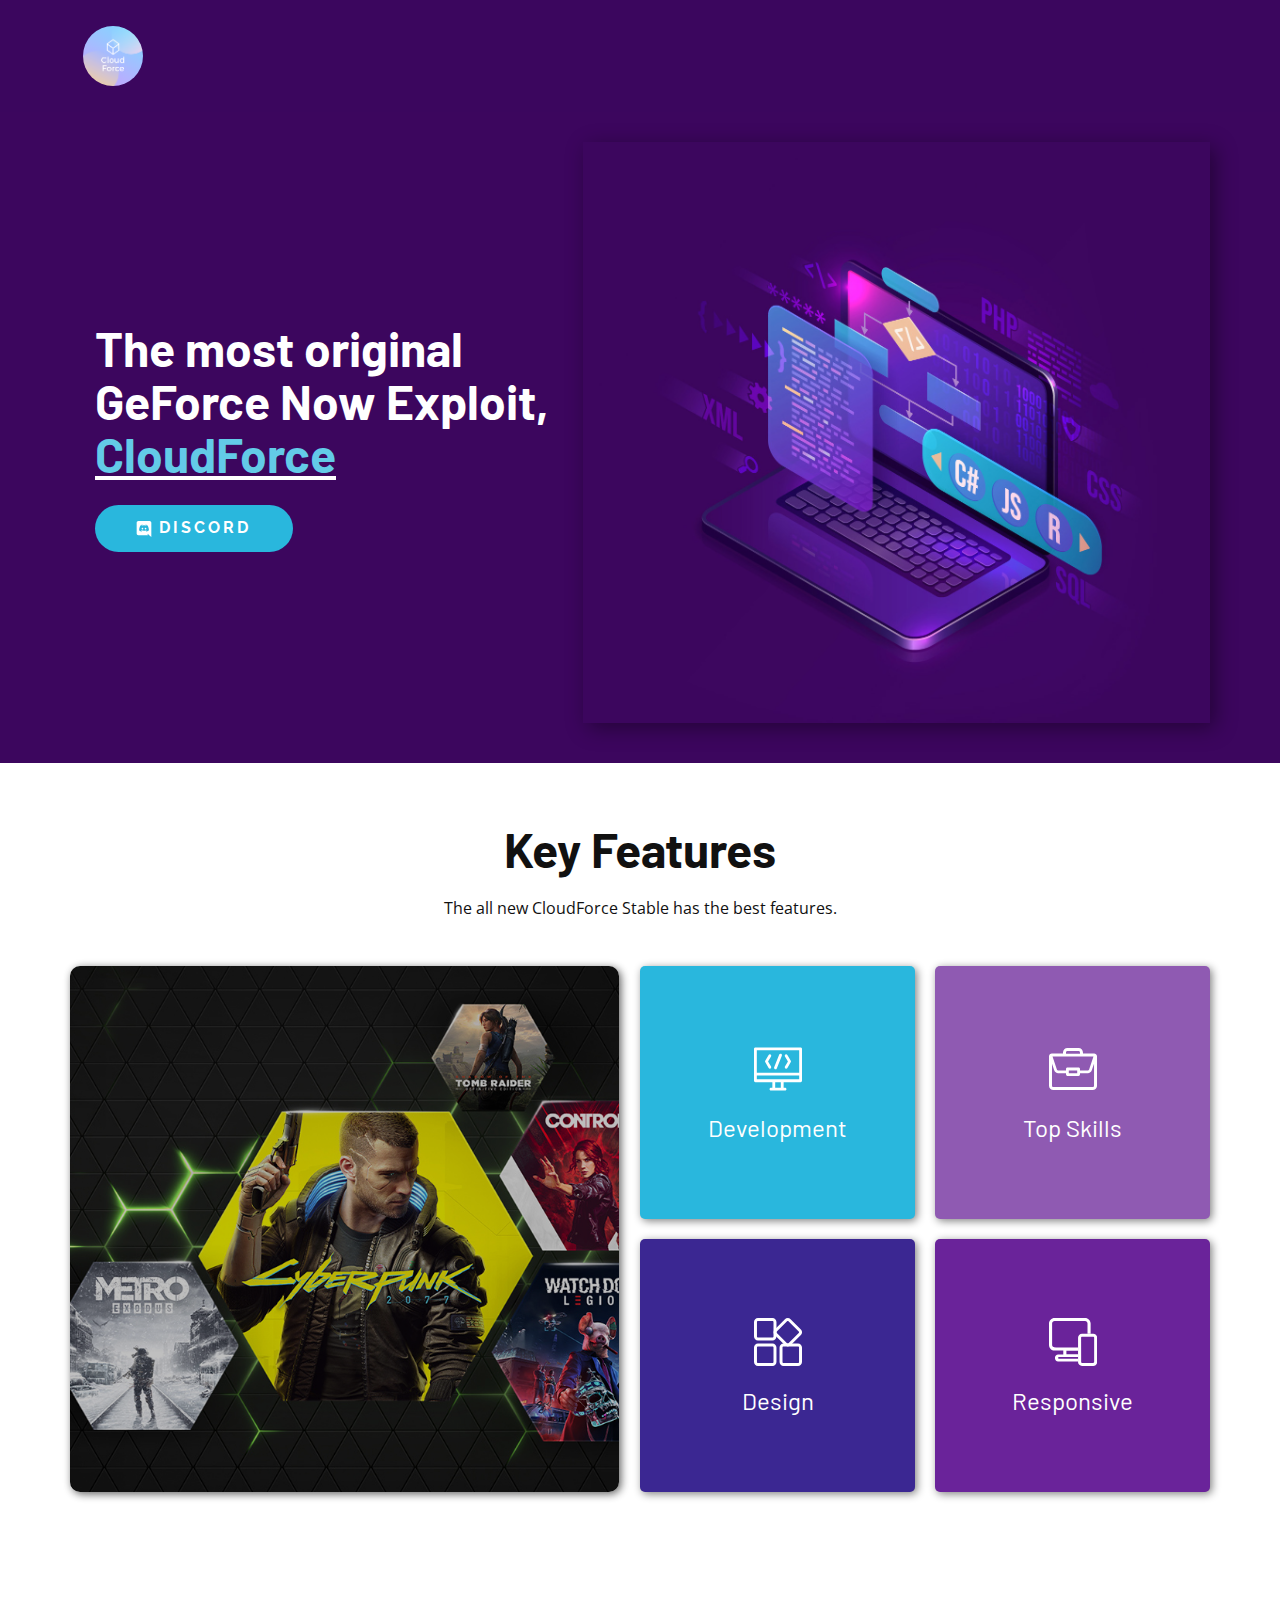
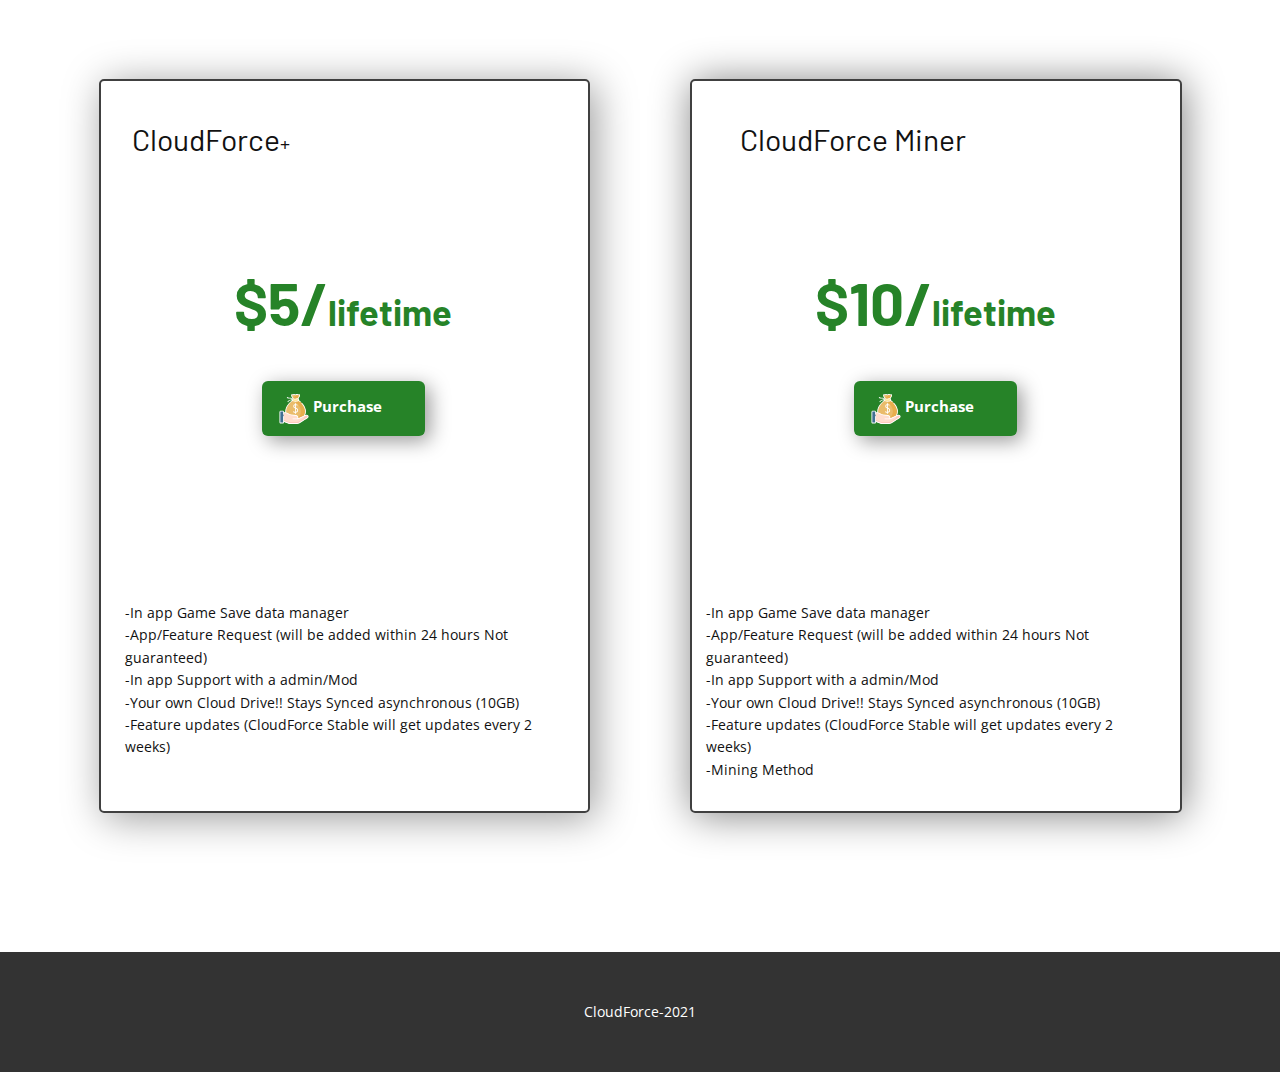
<file: Home.html>
<!DOCTYPE html>
<html style="font-size: 16px;">
  <head>
    <meta name="viewport" content="width=device-width, initial-scale=1.0">
    <meta charset="utf-8">
    <meta name="keywords" content="Web Software Developers, Key Features, Data Visualization, IT solutions, IT solutions, Web Analytics, We are directly involved in t​he process, Get in Touch!">
    <meta name="description" content="">
    <meta name="page_type" content="np-template-header-footer-from-plugin">
    <title>Home</title>
    <link rel="stylesheet" href="nicepage.css" media="screen">
<link rel="stylesheet" href="Home.css" media="screen">
    <script class="u-script" type="text/javascript" src="jquery.js" defer=""></script>
    <script class="u-script" type="text/javascript" src="nicepage.js" defer=""></script>
    <meta name="generator" content="Nicepage 3.22.0, nicepage.com">
    <link rel="icon" href="images/favicon.png">
    <link id="u-theme-google-font" rel="stylesheet" href="https://fonts.googleapis.com/css?family=Open+Sans:300,300i,400,400i,600,600i,700,700i,800,800i|Barlow:100,100i,200,200i,300,300i,400,400i,500,500i,600,600i,700,700i,800,800i,900,900i">
    <link id="u-page-google-font" rel="stylesheet" href="https://fonts.googleapis.com/css?family=Raleway:100,100i,200,200i,300,300i,400,400i,500,500i,600,600i,700,700i,800,800i,900,900i|Barlow:100,100i,200,200i,300,300i,400,400i,500,500i,600,600i,700,700i,800,800i,900,900i">
    
    
    
    
    <script type="application/ld+json">{
		"@context": "http://schema.org",
		"@type": "Organization",
		"name": "CloudForce"
}</script>
    <meta name="theme-color" content="#29b7dd">
    <meta property="og:title" content="Home">
    <meta property="og:description" content="">
    <meta property="og:type" content="website">
  </head>
  <body class="u-body u-stick-footer"><header class="u-clearfix u-header u-palette-2-base u-header" id="sec-2485"><div class="u-clearfix u-sheet u-sheet-1">
        <div class="u-image u-image-circle u-preserve-proportions u-image-1" alt="" data-image-width="500" data-image-height="500"></div>
      </div></header>
    <section class="u-align-left u-clearfix u-image u-section-1" id="carousel_3e8e" data-image-width="1980" data-image-height="1350">
      <div class="u-clearfix u-sheet u-sheet-1">
        <div class="u-clearfix u-expanded-width u-layout-wrap u-layout-wrap-1">
          <div class="u-gutter-0 u-layout">
            <div class="u-layout-row">
              <div class="u-align-left u-container-style u-layout-cell u-left-cell u-shape-rectangle u-size-27 u-layout-cell-1">
                <div class="u-container-layout u-container-layout-1">
                  <h1 class="u-custom-font u-text u-text-body-alt-color u-text-1">The most original GeForce Now Exploit,<br>
                    <span style="text-decoration: underline !important;">
                      <span class="u-text-palette-1-light-1">CloudForce</span>
                    </span>
                    <br>
                  </h1>
                  <a href="https://discord.gg/kSKGFuAsYp" class="u-active-palette-4-base u-btn u-btn-round u-button-style u-custom-font u-font-raleway u-hover-palette-4-base u-palette-1-base u-radius-50 u-text-body-alt-color u-btn-1" target="_blank"><span class="u-icon u-icon-1" data-animation-name="fadeIn" data-animation-duration="1000" data-animation-delay="0" data-animation-direction=""><svg class="u-svg-content" viewBox="0 0 24 24" style="width: 1em; height: 1em;"><path d="m3.58 21.196h14.259l-.681-2.205 1.629 1.398 1.493 1.338 2.72 2.273v-21.525c-.068-1.338-1.22-2.475-2.648-2.475l-16.767.003c-1.427 0-2.585 1.139-2.585 2.477v16.24c0 1.411 1.156 2.476 2.58 2.476zm10.548-15.513-.033.012.012-.012zm-7.631 1.269c1.833-1.334 3.532-1.27 3.532-1.27l.137.135c-2.243.535-3.26 1.537-3.26 1.537s.272-.133.747-.336c3.021-1.188 6.32-1.102 9.374.402 0 0-1.019-.937-3.124-1.537l.186-.183c.291.001 1.831.055 3.479 1.26 0 0 1.844 3.15 1.844 7.02-.061-.074-1.144 1.666-3.931 1.726 0 0-.472-.534-.808-1 1.63-.468 2.24-1.404 2.24-1.404-.535.337-1.023.537-1.419.737-.609.268-1.219.4-1.828.535-2.884.468-4.503-.315-6.033-.936l-.523-.266s.609.936 2.174 1.404c-.411.469-.818 1.002-.818 1.002-2.786-.066-3.802-1.806-3.802-1.806 0-3.876 1.833-7.02 1.833-7.02z"></path><path d="m14.308 12.771c.711 0 1.29-.6 1.29-1.34 0-.735-.576-1.335-1.29-1.335v.003c-.708 0-1.288.598-1.29 1.338 0 .734.579 1.334 1.29 1.334z"></path><path d="m9.69 12.771c.711 0 1.29-.6 1.29-1.34 0-.735-.575-1.335-1.286-1.335l-.004.003c-.711 0-1.29.598-1.29 1.338 0 .734.579 1.334 1.29 1.334z"></path></svg><img></span>&nbsp;Discord
                  </a>
                </div>
              </div>
              <div class="u-align-left u-container-style u-image u-layout-cell u-right-cell u-size-33 u-image-1" data-image-width="1372" data-image-height="1235" data-animation-name="fadeIn" data-animation-duration="1000" data-animation-delay="0" data-animation-direction="Down">
                <div class="u-container-layout u-valign-bottom u-container-layout-2"></div>
              </div>
            </div>
          </div>
        </div>
      </div>
    </section>
    <section class="u-align-center u-clearfix u-white u-section-2" id="carousel_7a94">
      <div class="u-clearfix u-sheet u-valign-middle-md u-valign-middle-sm u-valign-middle-xs u-sheet-1">
        <h1 class="u-align-center u-text u-text-1">Key Features</h1>
        <p class="u-text u-text-2">The all new CloudForce Stable has the best features.</p>
        <img alt="" class="u-expanded-width-md u-expanded-width-sm u-expanded-width-xs u-image u-image-round u-radius-10 u-image-1" src="images/gfn-thursday-asset-2-11-nv-blog-1280x680-preview.jpg" data-image-width="1280" data-image-height="680">
        <div class="u-expanded-width-md u-expanded-width-sm u-expanded-width-xs u-list u-list-1">
          <div class="u-repeater u-repeater-1">
            <div class="u-align-center u-container-style u-custom-background u-list-item u-palette-1-base u-radius-5 u-repeater-item u-shape-round u-list-item-1">
              <div class="u-container-layout u-similar-container u-container-layout-1"><span class="u-icon u-icon-1"><svg class="u-svg-link" preserveAspectRatio="xMidYMin slice" viewBox="0 0 512 512" style=""><use xmlns:xlink="http://www.w3.org/1999/xlink" xlink:href="#svg-a352"></use></svg><svg xmlns="http://www.w3.org/2000/svg" xmlns:xlink="http://www.w3.org/1999/xlink" version="1.1" xml:space="preserve" class="u-svg-content" viewBox="0 0 512 512" id="svg-a352"><g><path d="m497 26h-482c-8.284 0-15 6.716-15 15v340c0 8.284 6.716 15 15 15h181v60h-15c-8.284 0-15 6.716-15 15s6.716 15 15 15h150c8.284 0 15-6.716 15-15s-6.716-15-15-15h-15v-60h181c8.284 0 15-6.716 15-15v-340c0-8.284-6.716-15-15-15zm-15 30v240h-452v-240zm-196 400h-60v-60h60zm-256-90v-40h452v40z"></path><path d="m223.381 258.012c1.818.724 3.694 1.066 5.539 1.066 5.964 0 11.604-3.581 13.942-9.46l54.15-136.147c3.062-7.697-.697-16.42-8.395-19.481-7.698-3.063-16.42.697-19.481 8.395l-54.15 136.148c-3.061 7.696.698 16.417 8.395 19.479z"></path><path d="m335.557 250.526c2.367 1.372 4.953 2.023 7.504 2.023 5.177 0 10.213-2.683 12.994-7.484l36.363-62.777c2.741-4.732 2.69-10.58-.133-15.263l-36.363-60.315c-4.277-7.095-13.495-9.378-20.591-5.102-7.095 4.277-9.379 13.496-5.102 20.591l31.786 52.724-31.919 55.106c-4.153 7.167-1.708 16.345 5.461 20.497z"></path><path d="m155.945 245.065c2.782 4.802 7.817 7.484 12.994 7.484 2.551 0 5.138-.651 7.504-2.023 7.168-4.152 9.613-13.33 5.461-20.498l-31.919-55.106 31.786-52.724c4.277-7.095 1.993-16.313-5.102-20.591-7.096-4.278-16.314-1.993-20.591 5.102l-36.363 60.315c-2.823 4.683-2.874 10.531-.133 15.263z"></path>
</g></svg>
            
            
          </span>
                <h4 class="u-align-center u-text u-text-3">Development</h4>
              </div>
            </div>
            <div class="u-align-center u-container-style u-custom-background u-custom-color-1 u-list-item u-radius-5 u-repeater-item u-shape-round u-list-item-2">
              <div class="u-container-layout u-similar-container u-container-layout-2"><span class="u-icon u-icon-2">
            <svg class="u-svg-link" preserveAspectRatio="xMidYMin slice" viewBox="0 0 128 128" style=""><use xmlns:xlink="http://www.w3.org/1999/xlink" xlink:href="#svg-20e4"></use></svg>
            <svg xmlns="http://www.w3.org/2000/svg" xmlns:xlink="http://www.w3.org/1999/xlink" version="1.1" xml:space="preserve" class="u-svg-content" viewBox="0 0 128 128" id="svg-20e4"><path d="m78.9 15.9c2.1 0 3.7 1.7 3.7 3.7v3.7h-37.2v-3.7c0-2 1.7-3.7 3.7-3.7h29.8m39.7 14.8-11.6 34.5c-0.5 1.5-1.9 2.5-3.5 2.5h-20.9v-3.7c0-2-1.7-3.7-3.7-3.7h-29.8c-2.1 0-3.7 1.7-3.7 3.7v3.7h-20.9c-1.6 0-3-1-3.5-2.5l-11.6-34.5h109.2m1.5 19.1v58.6c0 2-1.7 3.7-3.7 3.7h-104.7c-2.1 0-3.7-1.7-3.7-3.7v-58.6l5.9 17.7c1.5 4.5 5.8 7.6 10.6 7.6h20.9v3.7c0 2 1.7 3.7 3.7 3.7h29.8c2.1 0 3.7-1.7 3.7-3.7v-3.7h20.9c4.8 0 9.1-3 10.6-7.6l6-17.7m-44.9 17.9v7.4h-22.4v-7.4h22.4m15.3-44.9v-3.2c0-6.4-5.2-11.6-11.6-11.6h-29.8c-6.4 0-11.7 5.2-11.7 11.6v3.2h-29.5c-4.4 0-7.9 3.5-7.9 7.9v77.7c0 6.4 5.2 11.6 11.7 11.6h104.7c6.4 0 11.7-5.2 11.7-11.6v-77.7c0-4.4-3.6-7.9-7.9-7.9h-29.7z"></path></svg>
          </span>
                <h4 class="u-align-center u-text u-text-4">Top Skills</h4>
              </div>
            </div>
            <div class="u-align-center u-container-style u-custom-background u-custom-color-2 u-list-item u-radius-5 u-repeater-item u-shape-round u-list-item-3">
              <div class="u-container-layout u-similar-container u-container-layout-3"><span class="u-icon u-icon-3">
            <svg class="u-svg-link" preserveAspectRatio="xMidYMin slice" viewBox="0 0 128 128" style=""><use xmlns:xlink="http://www.w3.org/1999/xlink" xlink:href="#svg-f12d"></use></svg>
            <svg xmlns="http://www.w3.org/2000/svg" xmlns:xlink="http://www.w3.org/1999/xlink" version="1.1" xml:space="preserve" class="u-svg-content" viewBox="0 0 128 128" id="svg-f12d"><path d="m117.4 76c1.5 0 2.7 1.2 2.7 2.7v38.7c0 1.5-1.2 2.7-2.7 2.7h-38.7c-1.5 0-2.7-1.2-2.7-2.7v-38.7c0-1.5 1.2-2.7 2.7-2.7h38.7m0-7.9h-38.7c-5.8 0-10.6 4.8-10.6 10.6v38.7c0 5.8 4.8 10.6 10.6 10.6h38.7c5.8 0 10.6-4.8 10.6-10.6v-38.7c0-5.8-4.8-10.6-10.6-10.6z"></path><path d="m49.3 7.9c1.5 0 2.7 1.2 2.7 2.7v38.7c0 1.5-1.2 2.7-2.7 2.7h-38.7c-1.5 0-2.7-1.2-2.7-2.7v-38.7c0-1.5 1.2-2.7 2.7-2.7h38.7m0-7.9h-38.7c-5.8 0-10.6 4.8-10.6 10.6v38.7c0 5.8 4.8 10.6 10.6 10.6h38.7c5.8 0 10.6-4.8 10.6-10.6v-38.7c0-5.8-4.8-10.6-10.6-10.6z"></path><path d="m90 7.9c0.7 0 1.4 0.3 1.9 0.8l27.4 27.4c1 1 1 2.7 0 3.8l-27.4 27.3c-0.5 0.5-1.2 0.8-1.9 0.8s-1.4-0.3-1.9-0.8l-27.3-27.3c-1-1-1-2.7 0-3.8l27.3-27.4c0.6-0.5 1.3-0.8 1.9-0.8m0-7.9c-2.8 0-5.5 1.1-7.5 3.1l-27.3 27.4c-2 2-3.1 4.7-3.1 7.5s1.1 5.5 3.1 7.5l27.4 27.4c2 2 4.7 3.1 7.5 3.1s5.5-1.1 7.5-3.1l27.4-27.4c2-2 3.1-4.7 3.1-7.5s-1.1-5.5-3.1-7.5l-27.5-27.4c-2-2-4.6-3.1-7.5-3.1z"></path><path d="m49.3 76c1.5 0 2.7 1.2 2.7 2.7v38.7c0 1.5-1.2 2.7-2.7 2.7h-38.7c-1.5 0-2.7-1.2-2.7-2.7v-38.7c0-1.5 1.2-2.7 2.7-2.7h38.7m0-7.9h-38.7c-5.8 0-10.6 4.8-10.6 10.6v38.7c0 5.8 4.8 10.6 10.6 10.6h38.7c5.8 0 10.6-4.8 10.6-10.6v-38.7c0-5.8-4.8-10.6-10.6-10.6z"></path></svg>
          </span>
                <h4 class="u-align-center u-text u-text-5">Design</h4>
              </div>
            </div>
            <div class="u-align-center u-container-style u-custom-background u-custom-color-3 u-list-item u-radius-5 u-repeater-item u-shape-round u-list-item-4">
              <div class="u-container-layout u-similar-container u-container-layout-4"><span class="u-icon u-icon-4">
            <svg class="u-svg-link" preserveAspectRatio="xMidYMin slice" viewBox="0 0 128 128" style=""><use xmlns:xlink="http://www.w3.org/1999/xlink" xlink:href="#svg-0096"></use></svg>
            <svg xmlns="http://www.w3.org/2000/svg" xmlns:xlink="http://www.w3.org/1999/xlink" version="1.1" xml:space="preserve" class="u-svg-content" viewBox="0 0 128 128" id="svg-0096"><path d="m26.4 108.7c-1.2 0-2.2-1-2.2-2.2s1-2.2 4.7-2.2h48.7v-7.4h-31.2v-9.9h31.2v-8.4h-58.7c-7.7 0-10.6-3-10.6-6.6v-57.1c0-3.7 3-6.6 6.6-6.6h81.2c3.7 0 6.6 3 6.6 6.6v27h8.3v-27c0-8.2-6.7-14.9-14.9-14.9h-81.2c-8.2 0-14.9 6.7-14.9 14.9v57.1c0 8.2 6.7 14.9 14.9 14.9h23.2v10.1h-13.8c-4.3 0-8.5 3.7-8.5 9.5v0.2c0 4.6 3.7 9.3 8.3 9.3h53.5v-7.3h-51.2z"></path><path d="m118 41.9h-30c-5.8 0-10.5 4.7-10.5 10.6 0 0 0.1 66.3 0.1 66.4 0 4.3 5.1 9 10.4 9h30c5.6 0 10.2-4.4 10.5-10.1v-65.3c0-5.9-4.7-10.6-10.5-10.6zm2.4 75.5c-0.1 1.3-1.1 2.3-2.4 2.3h-30c-1 0-1.9-0.7-2.2-1.6l-0.2-65.6c0-1.3 1.1-2.4 2.4-2.4h30c1.3 0 2.4 1.1 2.4 2.4v64.9z"></path></svg>
          </span>
                <h4 class="u-align-center u-text u-text-6">Responsive</h4>
              </div>
            </div>
          </div>
        </div>
      </div>
    </section>
    <section class="skrollable u-align-center u-clearfix u-white u-section-3" id="carousel_b111">
      <div class="u-clearfix u-sheet u-sheet-1">
        <div class="u-clearfix u-gutter-100 u-layout-wrap u-layout-wrap-1">
          <div class="u-gutter-0 u-layout" style="">
            <div class="u-layout-row" style="">
              <div class="u-size-30" style="">
                <div class="u-layout-col" style="">
                  <div class="u-align-left u-container-style u-layout-cell u-radius-5 u-shape-round u-size-60 u-white u-layout-cell-1">
                    <div class="u-border-2 u-border-grey-75 u-container-layout u-container-layout-1">
                      <h5 class="u-text u-text-1">
                        <span style="font-size: 1.875rem;">CloudForce</span>+
                      </h5>
                      <h2 class="u-text u-text-custom-color-4 u-text-default u-text-2"> $5/<span style="font-size: 2.25rem;">lifetime</span>
                      </h2>
                      <a href="https://sellix.io/product/60c37ca07f548" class="u-border-none u-btn u-btn-round u-button-style u-custom-color-4 u-radius-6 u-btn-1" target="_blank"><span class="u-icon u-icon-1"><svg class="u-svg-content" viewBox="0 0 512 512" style="width: 1em; height: 1em;"><g><g><g><g><g><g><g><path d="m313.801 94.915s49.06-63.674 34.953-81.941c-4.808-6.225-8.908 2.229-18.851 2.229-11.683 0-11.683-7.644-23.367-7.644-11.682 0-11.682 7.644-23.364 7.644-11.681 0-11.681-7.644-23.362-7.644s-11.681 7.644-23.363 7.644c-9.955 0-14.038-8.564-18.878-2.336-14.114 18.166 34.229 82.047 34.229 82.047-213.505 140.358-144.664 331.239-18.607 331.239h99.973c126.437 0 194.852-190.415-19.363-331.238z" fill="#eabc6b"></path>
</g>
</g><g><path d="m313.801 94.915s49.06-63.674 34.953-81.941c-4.808-6.225-8.908 2.229-18.851 2.229-11.683 0-11.683-7.644-23.367-7.644-11.682 0-11.682 7.644-23.364 7.644-.575 0-1.101-.032-1.622-.068-4.694 20.12-25.846 51.466-37.95 68.249 4.767 6.995 8.198 11.53 8.198 11.53-2.848 1.872-5.635 3.755-8.383 5.645 203.99 140.211 135.734 325.593 10.978 325.593h78.771c126.437.001 194.852-190.414-19.363-331.237z" fill="#e8ae4d"></path>
</g><g><path d="m322.923 117.562c-28.507 7.199-56.671 7.2-85.183 0-9.924-2.506-15.549-13.665-11.978-23.808.04-.113.08-.227.12-.34 2.994-8.504 11.486-13.276 19.809-11.187 23.343 5.861 45.932 5.862 69.282 0 8.323-2.09 16.814 2.683 19.809 11.187.04.113.08.227.12.34 3.57 10.144-2.055 21.302-11.979 23.808z" fill="#ffe07d"></path>
</g>
</g>
</g>
</g><g><g><g><g><g><g><g><g><g><g><g><g><g><path d="m54.883 458.902 108.566 40.41c9.221 3.432 18.98 5.189 28.818 5.189h111.886c15.658 0 30.993-4.45 44.219-12.83l140.092-88.771c9.243-8.207 10.956-22 4.002-32.219-7.608-11.181-20.194-13.125-34.043-6.576l-136.393 60.055.161-22.129c-1.806-18.163-15.791-32.74-33.864-35.298l-83.059-9.563c-19.16-2.711-28.735-9.132-45.438-18.903-22.804-13.34-48.748-20.371-75.167-20.371h-29.78v141.006z" fill="#ffddce"></path>
</g><g><path d="m54.883 458.902 108.566 40.41c9.221 3.432 18.98 5.189 28.818 5.189h111.886c15.658 0 30.993-4.45 44.219-12.83l140.092-88.771c9.243-8.207 10.956-22 4.002-32.219-7.608-11.181-20.194-13.125-34.043-6.576l-136.393 60.055.161-22.129c-1.806-18.163-15.791-32.74-33.864-35.298l-83.059-9.563c-19.16-2.711-28.735-9.132-45.438-18.903-22.804-13.34-48.748-20.371-75.167-20.371h-29.78v141.006z" fill="#ffddce"></path>
</g><path d="m492.467 370.682c-7.608-11.181-20.194-13.125-34.043-6.576l-37.516 16.519c1.817 2.876 3.262 5.171 3.262 5.171 6.953 10.219 5.24 24.011-4.002 32.219l-81.629 51.725c-10.751 4.922-22.473 7.504-34.385 7.504h-111.886c-9.838 0-19.598-1.757-28.818-5.189l-108.566-40.41v27.258l108.566 40.41c9.221 3.432 18.98 5.189 28.818 5.189h91.412 20.474c15.658 0 30.993-4.45 44.219-12.83l140.092-88.77c9.242-8.208 10.956-22.001 4.002-32.22z" fill="#ffcbbe"></path><g><path d="m312.008 379.236-.004.534.352-.155c-.113-.129-.232-.253-.348-.379z" fill="#f5dbcc"></path>
</g>
</g>
</g><path d="m78.244 480.527c0 7.877-6.386 14.263-14.263 14.263h-34.423c-7.877 0-14.263-6.386-14.263-14.263v-174.644c0-7.877 6.386-14.263 14.263-14.263h34.423c7.877 0 14.263 6.386 14.263 14.263z" fill="#407093"></path>
</g>
</g>
</g>
</g>
</g>
</g>
</g>
</g>
</g>
</g>
</g><g><path d="m498.667 366.464c-9.551-14.036-25.752-17.463-43.352-9.181l-9.328 4.107c14.708-31.35 16.533-66.297 9.211-99.307-8.409-37.913-28.72-74.641-60.368-109.164-2.798-3.053-7.541-3.259-10.595-.46-3.053 2.798-3.259 7.541-.46 10.595 29.846 32.556 48.95 66.967 56.782 102.276 8.249 37.193 3.45 75.549-17.601 106.2l-93.342 41.099.077-10.542c.002-.266-.01-.532-.037-.797-2.155-21.667-18.717-38.93-40.276-41.98-.064-.01-.128-.018-.193-.025l-82.961-9.552c-31.901-4.541-40.117-23.658-83.321-34.559-2.985-25.33.994-52.299 11.9-79.336 16.425-40.718 48.558-80.278 93.104-114.711 16.603 11.772 90.676 13.237 107.252-1.949 8.492 6.449 16.597 13.095 24.147 19.822 1.429 1.274 3.211 1.9 4.986 1.9 2.064 0 4.12-.847 5.601-2.51 2.755-3.092 2.481-7.832-.611-10.587-8.276-7.373-17.178-14.648-26.515-21.679 2.188-9.278-.874-20.137-8.954-26.601 23.479-35.612 30.308-58.921 20.875-71.133-6.479-8.389-14.539-4.452-17.981-2.77-5.834 2.848-9.015 2.998-14.383-.514-10.241-6.701-21.005-6.917-31.576 0-5.436 3.557-9.717 3.557-15.151 0-10.242-6.701-21.002-6.917-31.575 0-5.43 3.554-8.623 3.334-14.365.48-3.438-1.709-11.489-5.711-18.009 2.679-9.221 11.868-3.052 34.442 18.843 68.843-1.341.725-2.619 1.576-3.812 2.548-8.708-9.196-22.975-18.787-43.607-16.483-17.113 1.915-29.732-3.74-37.306-8.82-3.44-2.304-8.098-1.386-10.404 2.052-2.306 3.44-1.387 8.098 2.052 10.404 9.655 6.473 25.701 13.679 47.322 11.268 15.94-1.788 26.756 6.358 33.489 14.648-.092.32-.177.642-.256.964-5.743.09-14.326.626-23.778 2.592-22.732 4.729-39.606 15.532-48.799 31.244-2.091 3.574-.889 8.168 2.685 10.26 3.575 2.091 8.168.888 10.259-2.686 13.674-23.369 47.051-26.227 60.308-26.406.057.165.124.328.184.492-47.308 36.493-80.244 77.19-97.932 121.04-11.18 27.717-15.646 55.485-13.379 81.874-7.191-1.064-14.465-1.635-21.774-1.685v-4.535c0-11.999-9.762-21.76-21.761-21.76h-34.424c-11.999 0-21.761 9.762-21.761 21.76v174.644c0 12 9.762 21.761 21.761 21.761h34.423c11.999 0 21.761-9.762 21.761-21.761v-2.136l75.091 27.949c10.091 3.755 20.667 5.66 31.434 5.66h111.886c17.106 0 33.785-4.84 48.233-13.995 149.259-94.62 140.195-88.733 141.057-89.497 12.023-10.672 14.269-28.746 5.224-42.04zm-177.58-256.172c-27.422 6.924-54.084 6.924-81.512 0-11.769-2.975-8.359-23.965 4.289-20.793 24.538 6.16 48.394 6.16 72.934 0 12.428-3.12 16.247 17.771 4.289 20.793zm-98.279-91.361c.059.029.118.059.174.087 10.149 5.044 19.042 5.318 29.251-1.361 12.776-8.363 14.163 5.046 30.938 5.046 8.076 0 12.533-2.916 15.787-5.046 5.437-3.558 9.719-3.556 15.155 0 10.254 6.71 18.932 6.379 29.376 1.342 1.543 5.562-1.949 22.143-24.185 55.249-11.042-.188-27.066 10.657-72.428.562-22.188-33.534-25.619-50.276-24.068-55.879zm261.085 377.99-139.534 88.417c-12.043 7.631-25.946 11.666-40.205 11.666h-111.886c-8.975 0-17.791-1.588-26.203-4.719l-80.323-29.897v-80.755c0-4.142-3.357-7.499-7.498-7.499s-7.498 3.357-7.498 7.499v98.894c0 3.73-3.035 6.764-6.764 6.764h-34.424c-3.73 0-6.764-3.035-6.764-6.764v-174.644c0-3.73 3.034-6.763 6.764-6.763h34.423c3.73 0 6.764 3.034 6.764 6.763v40.694c0 4.142 3.357 7.499 7.498 7.499s7.498-3.357 7.498-7.499v-21.162c62.031.475 75.978 33.17 118.476 39.181.064.01.128.018.192.025l82.957 9.551c14.526 2.097 25.705 13.664 27.323 28.227l-.104 14.264h-77.365c-4.141 0-7.499 3.357-7.499 7.499s3.357 7.499 7.499 7.499h84.809c.947 0 2.041-.21 2.993-.625.153-.068 136.263-59.995 136.422-60.065 9.811-4.36 18.756-4.983 24.822 3.931 4.716 6.927 3.672 16.292-2.373 22.019z"></path><path d="m282.307 340.22c4.141 0 7.499-3.357 7.499-7.499v-12.43c21.051-3.416 33.334-20.455 36.006-36.351 3.338-19.857-7.063-37.126-26.497-43.995-3.434-1.214-6.594-2.375-9.51-3.496v-47.812c8.871 1.471 14.197 6.062 14.585 6.405 3.046 2.77 7.76 2.565 10.555-.465 2.808-3.044 2.616-7.788-.428-10.596-.529-.488-9.713-8.757-24.712-10.486v-10.664c0-4.142-3.357-7.499-7.499-7.499-4.141 0-7.498 3.357-7.498 7.499v11.27c-1.808.346-3.66.786-5.563 1.359-12.72 3.831-22.228 14.738-24.815 28.463-2.347 12.455 1.602 24.433 10.305 31.259 4.997 3.919 11.287 7.507 20.073 11.343v59.301c-8.672-.367-14.01-1.995-23.322-8.087-3.465-2.266-8.113-1.297-10.38 2.17-2.267 3.465-1.296 8.113 2.17 10.38 12.241 8.008 20.424 10.097 31.532 10.529v11.903c0 4.142 3.357 7.499 7.499 7.499zm-18.316-116.838c-4.281-3.358-6.13-9.75-4.823-16.681 1.212-6.428 5.631-14.238 14.403-16.88.417-.126.827-.234 1.237-.344v40.505c-4.49-2.242-8.011-4.399-10.817-6.6zm30.326 30.703c18.66 6.595 17.504 22.617 16.705 27.37-1.654 9.841-8.878 20.347-21.217 23.509v-52.504c1.46.534 2.951 1.073 4.512 1.625z"></path>
</g>
</g></svg><img></span>&nbsp;Purchase
                      </a>
                      <p class="u-small-text u-text u-text-variant u-text-3">-In app Game Save data manager<br>-App/Feature Request (will be added within 24 hours Not guaranteed)<br>-In app Support with a admin/Mod<br>-Your own Cloud Drive!! Stays Synced asynchronous (10GB)<br>-Feature updates (CloudForce Stable will get updates every 2 weeks)
                      </p>
                    </div>
                  </div>
                </div>
              </div>
              <div class="u-size-30">
                <div class="u-layout-col">
                  <div class="u-align-left u-container-style u-layout-cell u-radius-5 u-shape-round u-size-60 u-layout-cell-2">
                    <div class="u-border-2 u-border-grey-75 u-container-layout u-container-layout-2">
                      <h5 class="u-text u-text-4">
                        <span style="font-size: 1.875rem;">CloudForce Miner</span>
                      </h5>
                      <h2 class="u-text u-text-custom-color-4 u-text-default u-text-5"> $10/<span style="font-size: 2.25rem;">lifetime</span>
                      </h2>
                      <a href="https://sellix.io/product/60e9b7753fc2c" class="u-border-none u-btn u-btn-round u-button-style u-custom-color-4 u-radius-6 u-btn-2" target="_blank"><span class="u-icon u-icon-2"><svg class="u-svg-content" viewBox="0 0 512 512" style="width: 1em; height: 1em;"><g><g><g><g><g><g><g><path d="m313.801 94.915s49.06-63.674 34.953-81.941c-4.808-6.225-8.908 2.229-18.851 2.229-11.683 0-11.683-7.644-23.367-7.644-11.682 0-11.682 7.644-23.364 7.644-11.681 0-11.681-7.644-23.362-7.644s-11.681 7.644-23.363 7.644c-9.955 0-14.038-8.564-18.878-2.336-14.114 18.166 34.229 82.047 34.229 82.047-213.505 140.358-144.664 331.239-18.607 331.239h99.973c126.437 0 194.852-190.415-19.363-331.238z" fill="#eabc6b"></path>
</g>
</g><g><path d="m313.801 94.915s49.06-63.674 34.953-81.941c-4.808-6.225-8.908 2.229-18.851 2.229-11.683 0-11.683-7.644-23.367-7.644-11.682 0-11.682 7.644-23.364 7.644-.575 0-1.101-.032-1.622-.068-4.694 20.12-25.846 51.466-37.95 68.249 4.767 6.995 8.198 11.53 8.198 11.53-2.848 1.872-5.635 3.755-8.383 5.645 203.99 140.211 135.734 325.593 10.978 325.593h78.771c126.437.001 194.852-190.414-19.363-331.237z" fill="#e8ae4d"></path>
</g><g><path d="m322.923 117.562c-28.507 7.199-56.671 7.2-85.183 0-9.924-2.506-15.549-13.665-11.978-23.808.04-.113.08-.227.12-.34 2.994-8.504 11.486-13.276 19.809-11.187 23.343 5.861 45.932 5.862 69.282 0 8.323-2.09 16.814 2.683 19.809 11.187.04.113.08.227.12.34 3.57 10.144-2.055 21.302-11.979 23.808z" fill="#ffe07d"></path>
</g>
</g>
</g>
</g><g><g><g><g><g><g><g><g><g><g><g><g><g><path d="m54.883 458.902 108.566 40.41c9.221 3.432 18.98 5.189 28.818 5.189h111.886c15.658 0 30.993-4.45 44.219-12.83l140.092-88.771c9.243-8.207 10.956-22 4.002-32.219-7.608-11.181-20.194-13.125-34.043-6.576l-136.393 60.055.161-22.129c-1.806-18.163-15.791-32.74-33.864-35.298l-83.059-9.563c-19.16-2.711-28.735-9.132-45.438-18.903-22.804-13.34-48.748-20.371-75.167-20.371h-29.78v141.006z" fill="#ffddce"></path>
</g><g><path d="m54.883 458.902 108.566 40.41c9.221 3.432 18.98 5.189 28.818 5.189h111.886c15.658 0 30.993-4.45 44.219-12.83l140.092-88.771c9.243-8.207 10.956-22 4.002-32.219-7.608-11.181-20.194-13.125-34.043-6.576l-136.393 60.055.161-22.129c-1.806-18.163-15.791-32.74-33.864-35.298l-83.059-9.563c-19.16-2.711-28.735-9.132-45.438-18.903-22.804-13.34-48.748-20.371-75.167-20.371h-29.78v141.006z" fill="#ffddce"></path>
</g><path d="m492.467 370.682c-7.608-11.181-20.194-13.125-34.043-6.576l-37.516 16.519c1.817 2.876 3.262 5.171 3.262 5.171 6.953 10.219 5.24 24.011-4.002 32.219l-81.629 51.725c-10.751 4.922-22.473 7.504-34.385 7.504h-111.886c-9.838 0-19.598-1.757-28.818-5.189l-108.566-40.41v27.258l108.566 40.41c9.221 3.432 18.98 5.189 28.818 5.189h91.412 20.474c15.658 0 30.993-4.45 44.219-12.83l140.092-88.77c9.242-8.208 10.956-22.001 4.002-32.22z" fill="#ffcbbe"></path><g><path d="m312.008 379.236-.004.534.352-.155c-.113-.129-.232-.253-.348-.379z" fill="#f5dbcc"></path>
</g>
</g>
</g><path d="m78.244 480.527c0 7.877-6.386 14.263-14.263 14.263h-34.423c-7.877 0-14.263-6.386-14.263-14.263v-174.644c0-7.877 6.386-14.263 14.263-14.263h34.423c7.877 0 14.263 6.386 14.263 14.263z" fill="#407093"></path>
</g>
</g>
</g>
</g>
</g>
</g>
</g>
</g>
</g>
</g>
</g><g><path d="m498.667 366.464c-9.551-14.036-25.752-17.463-43.352-9.181l-9.328 4.107c14.708-31.35 16.533-66.297 9.211-99.307-8.409-37.913-28.72-74.641-60.368-109.164-2.798-3.053-7.541-3.259-10.595-.46-3.053 2.798-3.259 7.541-.46 10.595 29.846 32.556 48.95 66.967 56.782 102.276 8.249 37.193 3.45 75.549-17.601 106.2l-93.342 41.099.077-10.542c.002-.266-.01-.532-.037-.797-2.155-21.667-18.717-38.93-40.276-41.98-.064-.01-.128-.018-.193-.025l-82.961-9.552c-31.901-4.541-40.117-23.658-83.321-34.559-2.985-25.33.994-52.299 11.9-79.336 16.425-40.718 48.558-80.278 93.104-114.711 16.603 11.772 90.676 13.237 107.252-1.949 8.492 6.449 16.597 13.095 24.147 19.822 1.429 1.274 3.211 1.9 4.986 1.9 2.064 0 4.12-.847 5.601-2.51 2.755-3.092 2.481-7.832-.611-10.587-8.276-7.373-17.178-14.648-26.515-21.679 2.188-9.278-.874-20.137-8.954-26.601 23.479-35.612 30.308-58.921 20.875-71.133-6.479-8.389-14.539-4.452-17.981-2.77-5.834 2.848-9.015 2.998-14.383-.514-10.241-6.701-21.005-6.917-31.576 0-5.436 3.557-9.717 3.557-15.151 0-10.242-6.701-21.002-6.917-31.575 0-5.43 3.554-8.623 3.334-14.365.48-3.438-1.709-11.489-5.711-18.009 2.679-9.221 11.868-3.052 34.442 18.843 68.843-1.341.725-2.619 1.576-3.812 2.548-8.708-9.196-22.975-18.787-43.607-16.483-17.113 1.915-29.732-3.74-37.306-8.82-3.44-2.304-8.098-1.386-10.404 2.052-2.306 3.44-1.387 8.098 2.052 10.404 9.655 6.473 25.701 13.679 47.322 11.268 15.94-1.788 26.756 6.358 33.489 14.648-.092.32-.177.642-.256.964-5.743.09-14.326.626-23.778 2.592-22.732 4.729-39.606 15.532-48.799 31.244-2.091 3.574-.889 8.168 2.685 10.26 3.575 2.091 8.168.888 10.259-2.686 13.674-23.369 47.051-26.227 60.308-26.406.057.165.124.328.184.492-47.308 36.493-80.244 77.19-97.932 121.04-11.18 27.717-15.646 55.485-13.379 81.874-7.191-1.064-14.465-1.635-21.774-1.685v-4.535c0-11.999-9.762-21.76-21.761-21.76h-34.424c-11.999 0-21.761 9.762-21.761 21.76v174.644c0 12 9.762 21.761 21.761 21.761h34.423c11.999 0 21.761-9.762 21.761-21.761v-2.136l75.091 27.949c10.091 3.755 20.667 5.66 31.434 5.66h111.886c17.106 0 33.785-4.84 48.233-13.995 149.259-94.62 140.195-88.733 141.057-89.497 12.023-10.672 14.269-28.746 5.224-42.04zm-177.58-256.172c-27.422 6.924-54.084 6.924-81.512 0-11.769-2.975-8.359-23.965 4.289-20.793 24.538 6.16 48.394 6.16 72.934 0 12.428-3.12 16.247 17.771 4.289 20.793zm-98.279-91.361c.059.029.118.059.174.087 10.149 5.044 19.042 5.318 29.251-1.361 12.776-8.363 14.163 5.046 30.938 5.046 8.076 0 12.533-2.916 15.787-5.046 5.437-3.558 9.719-3.556 15.155 0 10.254 6.71 18.932 6.379 29.376 1.342 1.543 5.562-1.949 22.143-24.185 55.249-11.042-.188-27.066 10.657-72.428.562-22.188-33.534-25.619-50.276-24.068-55.879zm261.085 377.99-139.534 88.417c-12.043 7.631-25.946 11.666-40.205 11.666h-111.886c-8.975 0-17.791-1.588-26.203-4.719l-80.323-29.897v-80.755c0-4.142-3.357-7.499-7.498-7.499s-7.498 3.357-7.498 7.499v98.894c0 3.73-3.035 6.764-6.764 6.764h-34.424c-3.73 0-6.764-3.035-6.764-6.764v-174.644c0-3.73 3.034-6.763 6.764-6.763h34.423c3.73 0 6.764 3.034 6.764 6.763v40.694c0 4.142 3.357 7.499 7.498 7.499s7.498-3.357 7.498-7.499v-21.162c62.031.475 75.978 33.17 118.476 39.181.064.01.128.018.192.025l82.957 9.551c14.526 2.097 25.705 13.664 27.323 28.227l-.104 14.264h-77.365c-4.141 0-7.499 3.357-7.499 7.499s3.357 7.499 7.499 7.499h84.809c.947 0 2.041-.21 2.993-.625.153-.068 136.263-59.995 136.422-60.065 9.811-4.36 18.756-4.983 24.822 3.931 4.716 6.927 3.672 16.292-2.373 22.019z"></path><path d="m282.307 340.22c4.141 0 7.499-3.357 7.499-7.499v-12.43c21.051-3.416 33.334-20.455 36.006-36.351 3.338-19.857-7.063-37.126-26.497-43.995-3.434-1.214-6.594-2.375-9.51-3.496v-47.812c8.871 1.471 14.197 6.062 14.585 6.405 3.046 2.77 7.76 2.565 10.555-.465 2.808-3.044 2.616-7.788-.428-10.596-.529-.488-9.713-8.757-24.712-10.486v-10.664c0-4.142-3.357-7.499-7.499-7.499-4.141 0-7.498 3.357-7.498 7.499v11.27c-1.808.346-3.66.786-5.563 1.359-12.72 3.831-22.228 14.738-24.815 28.463-2.347 12.455 1.602 24.433 10.305 31.259 4.997 3.919 11.287 7.507 20.073 11.343v59.301c-8.672-.367-14.01-1.995-23.322-8.087-3.465-2.266-8.113-1.297-10.38 2.17-2.267 3.465-1.296 8.113 2.17 10.38 12.241 8.008 20.424 10.097 31.532 10.529v11.903c0 4.142 3.357 7.499 7.499 7.499zm-18.316-116.838c-4.281-3.358-6.13-9.75-4.823-16.681 1.212-6.428 5.631-14.238 14.403-16.88.417-.126.827-.234 1.237-.344v40.505c-4.49-2.242-8.011-4.399-10.817-6.6zm30.326 30.703c18.66 6.595 17.504 22.617 16.705 27.37-1.654 9.841-8.878 20.347-21.217 23.509v-52.504c1.46.534 2.951 1.073 4.512 1.625z"></path>
</g>
</g></svg><img></span>&nbsp;Purchase
                      </a>
                      <p class="u-small-text u-text u-text-variant u-text-6">-In app Game Save data manager<br>-App/Feature Request (will be added within 24 hours Not guaranteed)<br>-In app Support with a admin/Mod<br>-Your own Cloud Drive!! Stays Synced asynchronous (10GB)<br>-Feature updates (CloudForce Stable will get updates every 2 weeks)<br>-Mining Method
                      </p>
                    </div>
                  </div>
                </div>
              </div>
            </div>
          </div>
        </div>
      </div>
    </section>
    
    
    <footer class="u-align-center u-clearfix u-footer u-grey-80 u-footer" id="sec-2692"><div class="u-clearfix u-sheet u-sheet-1">
        <p class="u-small-text u-text u-text-variant u-text-1">CloudForce-2021<br>
        </p>
      </div></footer>
  </body>
</html>
</file>
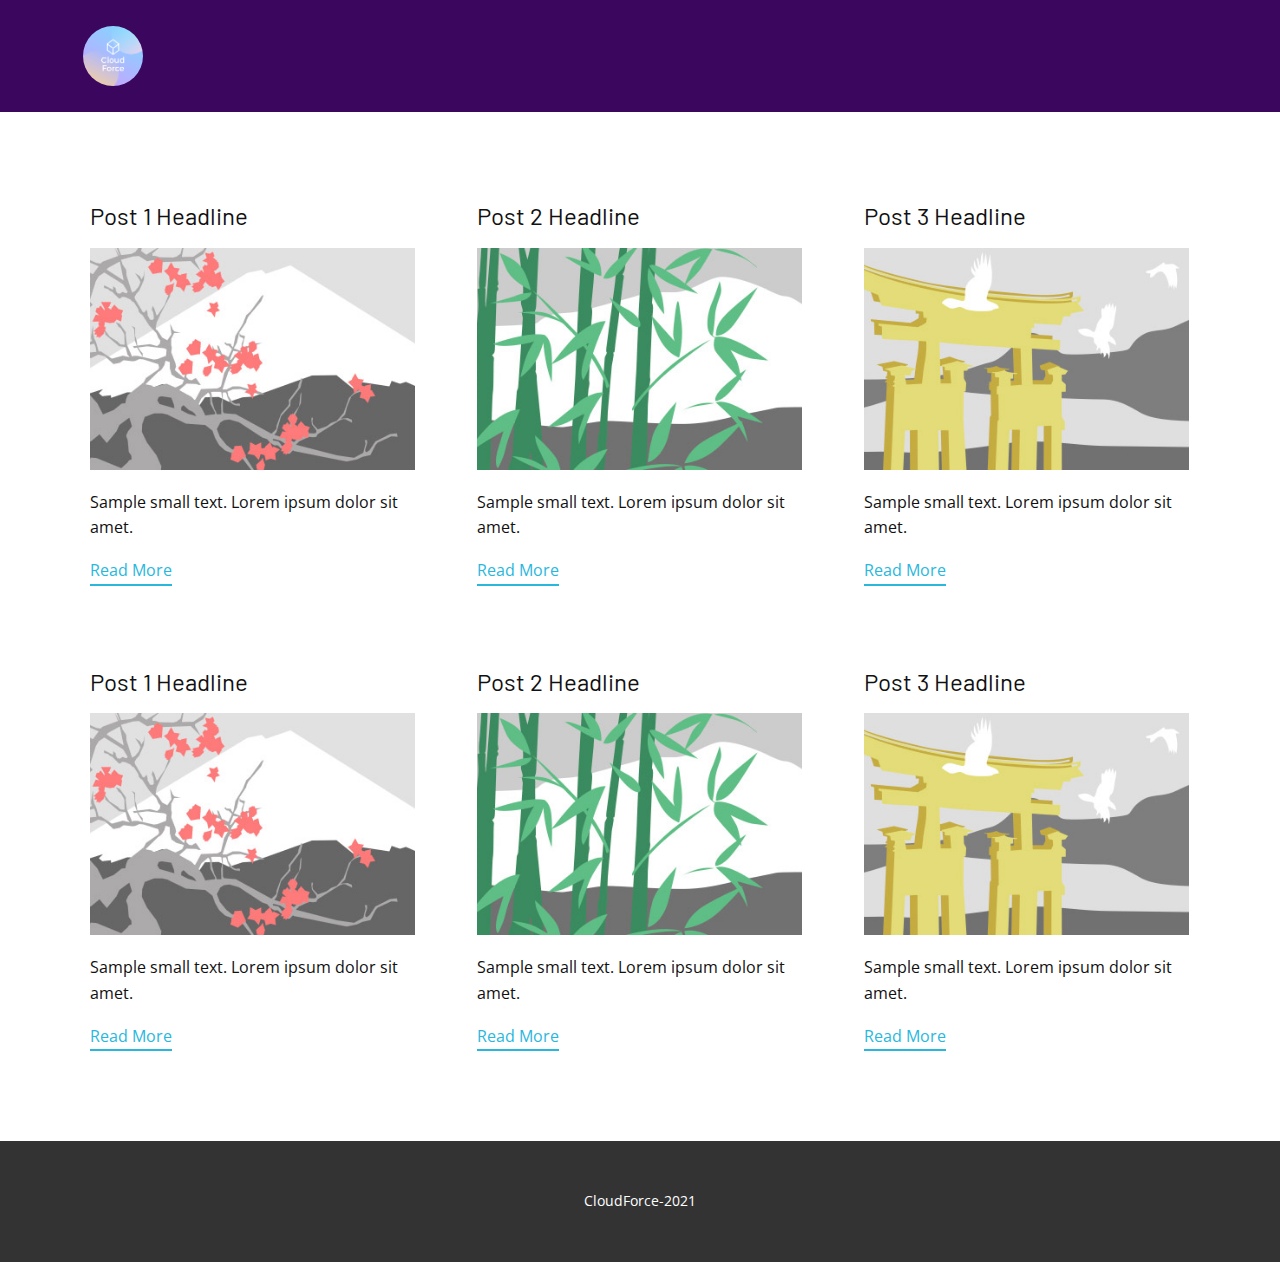
<file: blog/blog.html>
<html style="font-size: 16px;"><head>
    <meta name="viewport" content="width=device-width, initial-scale=1.0">
    <meta charset="utf-8">
    <meta name="keywords" content="">
    <meta name="description" content="">
    <meta name="page_type" content="np-template-header-footer-from-plugin">
    <title>Blog Template</title>
    <link rel="stylesheet" href="../nicepage.css" media="screen">
<link rel="stylesheet" href="../Blog-Template.css" media="screen">
    <script class="u-script" type="text/javascript" src="../jquery.js" defer=""></script>
    <script class="u-script" type="text/javascript" src="../nicepage.js" defer=""></script>
    <meta name="generator" content="Nicepage 3.22.0, nicepage.com">
    <link rel="icon" href="../images/favicon.png">
    <link id="u-theme-google-font" rel="stylesheet" href="https://fonts.googleapis.com/css?family=Open+Sans:300,300i,400,400i,600,600i,700,700i,800,800i|Barlow:100,100i,200,200i,300,300i,400,400i,500,500i,600,600i,700,700i,800,800i,900,900i">
    
    
    <script type="application/ld+json">{
		"@context": "http://schema.org",
		"@type": "Organization",
		"name": "CloudForce"
}</script>
    <meta name="theme-color" content="#29b7dd">
  </head>
  <body class="u-body"><header class="u-clearfix u-header u-palette-2-base u-header" id="sec-2485"><div class="u-clearfix u-sheet u-sheet-1">
        <div class="u-image u-image-circle u-preserve-proportions u-image-1" alt="" data-image-width="500" data-image-height="500"></div>
      </div></header>
    <section class="u-clearfix u-section-1" id="sec-16c1">
      <div class="u-clearfix u-sheet u-valign-middle u-sheet-1"><!--blog--><!--blog_options_json--><!--{"type":"Recent","source":"","tags":"","count":""}--><!--/blog_options_json-->
        <div class="u-blog u-expanded-width u-repeater u-repeater-1"><!--blog_post-->
          <div class="u-blog-post u-container-style u-repeater-item u-white u-repeater-item-1">
            <div class="u-container-layout u-similar-container u-valign-top u-container-layout-1"><!--blog_post_header-->
              <h4 class="u-blog-control u-text u-text-1">
                <a class="u-post-header-link" href="../blog/post.html"><!--blog_post_header_content-->Post 1 Headline<!--/blog_post_header_content--></a>
              </h4><!--/blog_post_header--><!--blog_post_image-->
              <a class="u-post-header-link" href="../blog/post.html"><img alt="" class="u-blog-control u-expanded-width u-image u-image-default u-image-1" src="[data-uri]"></a><!--/blog_post_image--><!--blog_post_content-->
              <div class="u-blog-control u-post-content u-text u-text-2 fr-view">Sample small text. Lorem ipsum dolor sit amet.</div><!--/blog_post_content--><!--blog_post_readmore-->
              <a href="../blog/post.html" class="u-blog-control u-border-2 u-border-palette-1-base u-btn u-btn-rectangle u-button-style u-none u-btn-1"><!--blog_post_readmore_content-->Read More<!--/blog_post_readmore_content--></a><!--/blog_post_readmore-->
            </div>
          </div><div class="u-blog-post u-container-style u-repeater-item u-video-cover u-white">
            <div class="u-container-layout u-similar-container u-valign-top u-container-layout-2"><!--blog_post_header-->
              <h4 class="u-blog-control u-text u-text-3">
                <a class="u-post-header-link" href="../blog/post-1.html"><!--blog_post_header_content-->Post 2 Headline<!--/blog_post_header_content--></a>
              </h4><!--/blog_post_header--><!--blog_post_image-->
              <a class="u-post-header-link" href="../blog/post-1.html"><img alt="" class="u-blog-control u-expanded-width u-image u-image-default u-image-2" src="[data-uri]"></a><!--/blog_post_image--><!--blog_post_content-->
              <div class="u-blog-control u-post-content u-text u-text-4 fr-view">Sample small text. Lorem ipsum dolor sit amet.</div><!--/blog_post_content--><!--blog_post_readmore-->
              <a href="../blog/post-1.html" class="u-blog-control u-border-2 u-border-palette-1-base u-btn u-btn-rectangle u-button-style u-none u-btn-2"><!--blog_post_readmore_content-->Read More<!--/blog_post_readmore_content--></a><!--/blog_post_readmore-->
            </div>
          </div><div class="u-blog-post u-container-style u-repeater-item u-video-cover u-white">
            <div class="u-container-layout u-similar-container u-valign-top u-container-layout-3"><!--blog_post_header-->
              <h4 class="u-blog-control u-text u-text-5">
                <a class="u-post-header-link" href="../blog/post-2.html"><!--blog_post_header_content-->Post 3 Headline<!--/blog_post_header_content--></a>
              </h4><!--/blog_post_header--><!--blog_post_image-->
              <a class="u-post-header-link" href="../blog/post-2.html"><img alt="" class="u-blog-control u-expanded-width u-image u-image-default u-image-3" src="[data-uri]"></a><!--/blog_post_image--><!--blog_post_content-->
              <div class="u-blog-control u-post-content u-text u-text-6 fr-view">Sample small text. Lorem ipsum dolor sit amet.</div><!--/blog_post_content--><!--blog_post_readmore-->
              <a href="../blog/post-2.html" class="u-blog-control u-border-2 u-border-palette-1-base u-btn u-btn-rectangle u-button-style u-none u-btn-3"><!--blog_post_readmore_content-->Read More<!--/blog_post_readmore_content--></a><!--/blog_post_readmore-->
            </div>
          </div><div class="u-blog-post u-container-style u-repeater-item u-white u-repeater-item-1">
            <div class="u-container-layout u-similar-container u-valign-top u-container-layout-1"><!--blog_post_header-->
              <h4 class="u-blog-control u-text u-text-1">
                <a class="u-post-header-link" href="../blog/post-3.html"><!--blog_post_header_content-->Post 1 Headline<!--/blog_post_header_content--></a>
              </h4><!--/blog_post_header--><!--blog_post_image-->
              <a class="u-post-header-link" href="../blog/post-3.html"><img alt="" class="u-blog-control u-expanded-width u-image u-image-default u-image-1" src="[data-uri]"></a><!--/blog_post_image--><!--blog_post_content-->
              <div class="u-blog-control u-post-content u-text u-text-2 fr-view">Sample small text. Lorem ipsum dolor sit amet.</div><!--/blog_post_content--><!--blog_post_readmore-->
              <a href="../blog/post-3.html" class="u-blog-control u-border-2 u-border-palette-1-base u-btn u-btn-rectangle u-button-style u-none u-btn-1"><!--blog_post_readmore_content-->Read More<!--/blog_post_readmore_content--></a><!--/blog_post_readmore-->
            </div>
          </div><div class="u-blog-post u-container-style u-repeater-item u-video-cover u-white">
            <div class="u-container-layout u-similar-container u-valign-top u-container-layout-2"><!--blog_post_header-->
              <h4 class="u-blog-control u-text u-text-3">
                <a class="u-post-header-link" href="../blog/post-4.html"><!--blog_post_header_content-->Post 2 Headline<!--/blog_post_header_content--></a>
              </h4><!--/blog_post_header--><!--blog_post_image-->
              <a class="u-post-header-link" href="../blog/post-4.html"><img alt="" class="u-blog-control u-expanded-width u-image u-image-default u-image-2" src="[data-uri]"></a><!--/blog_post_image--><!--blog_post_content-->
              <div class="u-blog-control u-post-content u-text u-text-4 fr-view">Sample small text. Lorem ipsum dolor sit amet.</div><!--/blog_post_content--><!--blog_post_readmore-->
              <a href="../blog/post-4.html" class="u-blog-control u-border-2 u-border-palette-1-base u-btn u-btn-rectangle u-button-style u-none u-btn-2"><!--blog_post_readmore_content-->Read More<!--/blog_post_readmore_content--></a><!--/blog_post_readmore-->
            </div>
          </div><div class="u-blog-post u-container-style u-repeater-item u-video-cover u-white">
            <div class="u-container-layout u-similar-container u-valign-top u-container-layout-3"><!--blog_post_header-->
              <h4 class="u-blog-control u-text u-text-5">
                <a class="u-post-header-link" href="../blog/post-5.html"><!--blog_post_header_content-->Post 3 Headline<!--/blog_post_header_content--></a>
              </h4><!--/blog_post_header--><!--blog_post_image-->
              <a class="u-post-header-link" href="../blog/post-5.html"><img alt="" class="u-blog-control u-expanded-width u-image u-image-default u-image-3" src="[data-uri]"></a><!--/blog_post_image--><!--blog_post_content-->
              <div class="u-blog-control u-post-content u-text u-text-6 fr-view">Sample small text. Lorem ipsum dolor sit amet.</div><!--/blog_post_content--><!--blog_post_readmore-->
              <a href="../blog/post-5.html" class="u-blog-control u-border-2 u-border-palette-1-base u-btn u-btn-rectangle u-button-style u-none u-btn-3"><!--blog_post_readmore_content-->Read More<!--/blog_post_readmore_content--></a><!--/blog_post_readmore-->
            </div>
          </div><!--/blog_post--><!--blog_post-->
          <!--/blog_post--><!--blog_post-->
          <!--/blog_post-->
        </div><!--/blog-->
      </div>
    </section>
    
    
    <footer class="u-align-center u-clearfix u-footer u-grey-80 u-footer" id="sec-2692"><div class="u-clearfix u-sheet u-sheet-1">
        <p class="u-small-text u-text u-text-variant u-text-1">CloudForce-2021<br>
        </p>
      </div></footer>
  
</body></html>
</file>
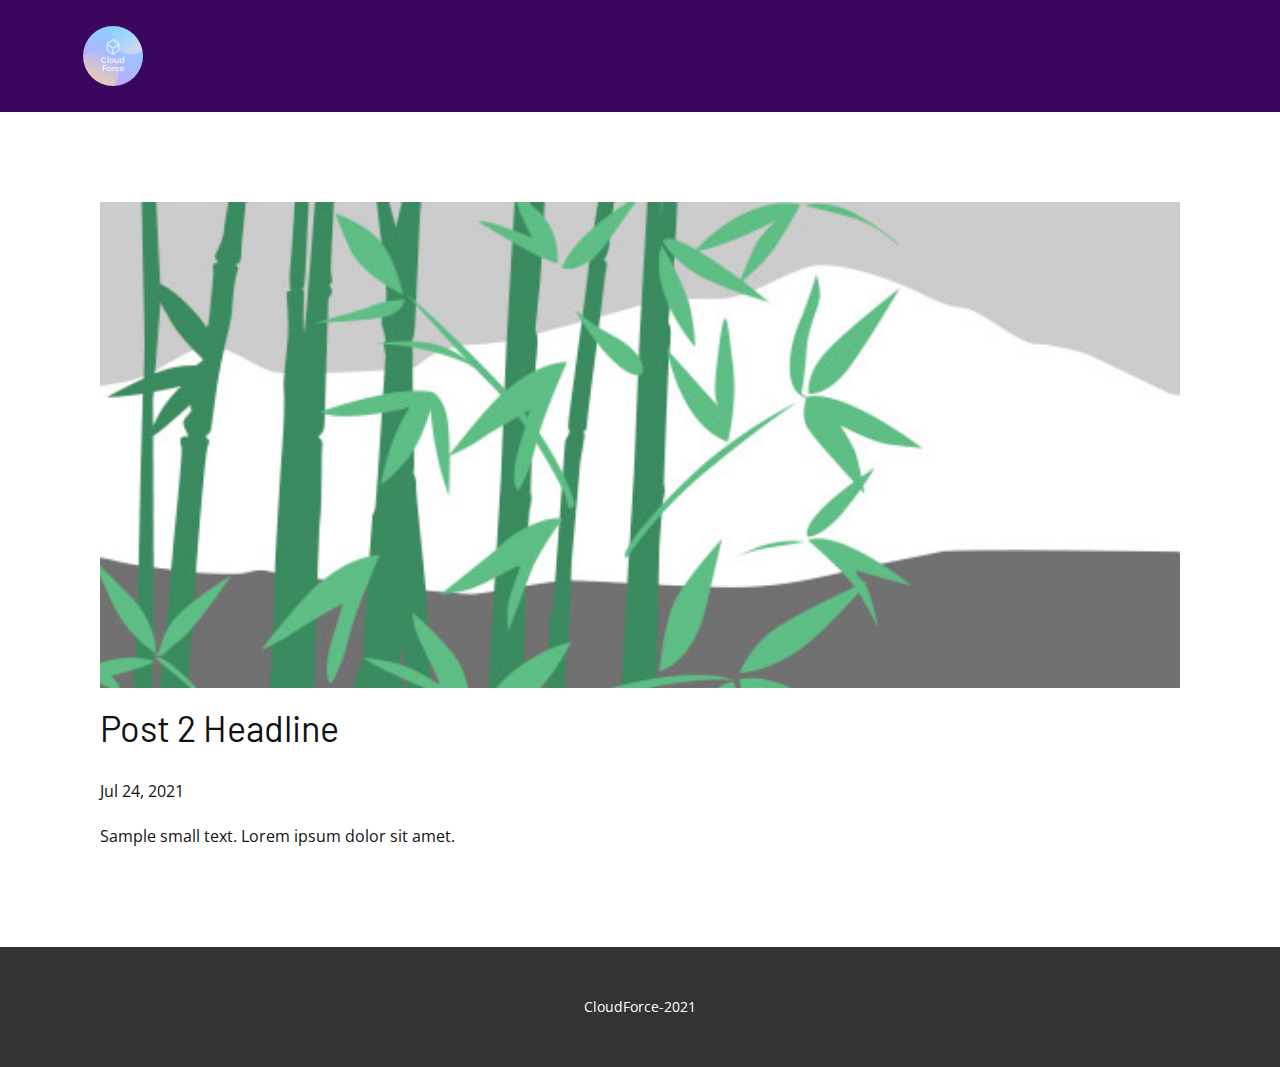
<file: blog/post-1.html>
<!doctype html>
<html style="font-size: 16px;"><head>
    <meta name="viewport" content="width=device-width, initial-scale=1.0">
    <meta charset="utf-8">
    <meta name="keywords" content="Post 1 Headline">
    <meta name="description" content="">
    <meta name="page_type" content="np-template-header-footer-from-plugin">
    <title>Post 2 Headline</title>
    <link rel="stylesheet" href="../nicepage.css" media="screen">
<link rel="stylesheet" href="../Post-Template.css" media="screen">
    <script class="u-script" type="text/javascript" src="../jquery.js" defer=""></script>
    <script class="u-script" type="text/javascript" src="../nicepage.js" defer=""></script>
    <meta name="generator" content="Nicepage 3.22.0, nicepage.com">
    <link rel="icon" href="../images/favicon.png">
    <link id="u-theme-google-font" rel="stylesheet" href="https://fonts.googleapis.com/css?family=Open+Sans:300,300i,400,400i,600,600i,700,700i,800,800i|Barlow:100,100i,200,200i,300,300i,400,400i,500,500i,600,600i,700,700i,800,800i,900,900i">
    
    
    <script type="application/ld+json">{
		"@context": "http://schema.org",
		"@type": "Organization",
		"name": "CloudForce"
}</script>
    <meta name="theme-color" content="#29b7dd">
  </head>
  <body class="u-body"><header class="u-clearfix u-header u-palette-2-base u-header" id="sec-2485"><div class="u-clearfix u-sheet u-sheet-1">
        <div class="u-image u-image-circle u-preserve-proportions u-image-1" alt="" data-image-width="500" data-image-height="500"></div>
      </div></header>
    <section class="u-align-center u-clearfix u-section-1" id="sec-a603">
      <div class="u-clearfix u-sheet u-valign-middle-md u-valign-middle-sm u-valign-middle-xs u-sheet-1"><!--post_details--><!--post_details_options_json--><!--{"source":""}--><!--/post_details_options_json--><!--blog_post-->
        <div class="u-container-style u-expanded-width u-post-details u-post-details-1">
          <div class="u-container-layout u-valign-middle u-container-layout-1"><!--blog_post_image-->
            <img alt="" class="u-blog-control u-expanded-width u-image u-image-default u-image-1" src="[data-uri]"><!--/blog_post_image--><!--blog_post_header-->
            <h2 class="u-blog-control u-text u-text-1">Post 2 Headline</h2><!--/blog_post_header--><!--blog_post_metadata-->
            <div class="u-blog-control u-metadata u-metadata-1"><!--blog_post_metadata_date-->
              <span class="u-meta-date u-meta-icon">Jul 24, 2021</span><!--/blog_post_metadata_date--><!--blog_post_metadata_category-->
              <!--/blog_post_metadata_category--><!--blog_post_metadata_comments-->
              <!--/blog_post_metadata_comments-->
            </div><!--/blog_post_metadata--><!--blog_post_content-->
            <div class="u-align-justify u-blog-control u-post-content u-text u-text-2 fr-view">
  Sample small text. Lorem ipsum dolor sit amet.
  </div><!--/blog_post_content-->
          </div>
        </div><!--/blog_post--><!--/post_details-->
      </div>
    </section>
    
    
    <footer class="u-align-center u-clearfix u-footer u-grey-80 u-footer" id="sec-2692"><div class="u-clearfix u-sheet u-sheet-1">
        <p class="u-small-text u-text u-text-variant u-text-1">CloudForce-2021<br>
        </p>
      </div></footer>
  
</body></html>
</file>
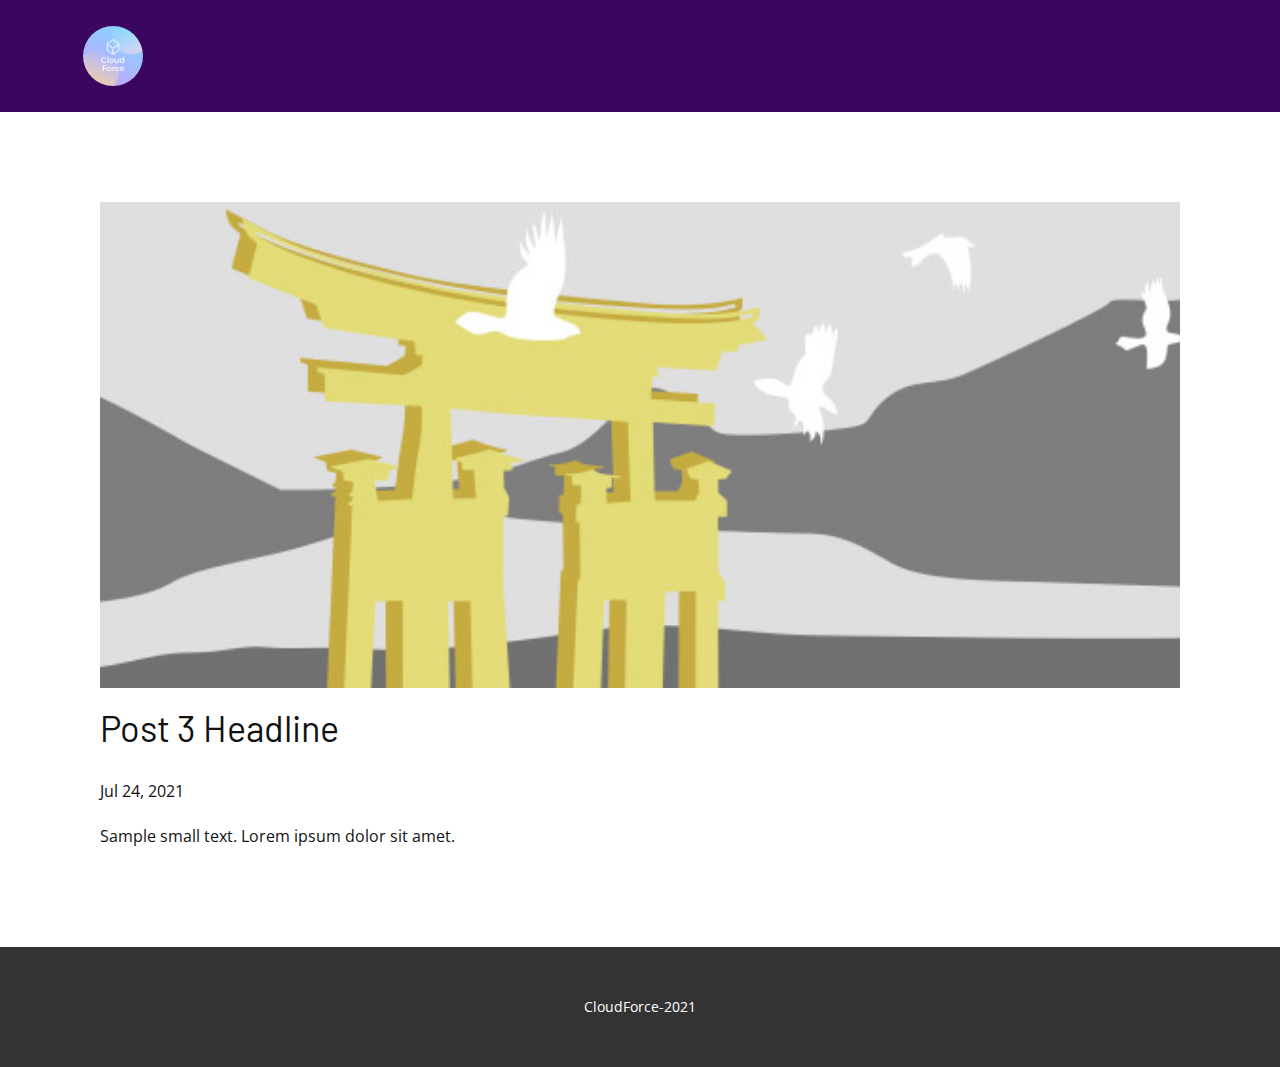
<file: blog/post-2.html>
<!doctype html>
<html style="font-size: 16px;"><head>
    <meta name="viewport" content="width=device-width, initial-scale=1.0">
    <meta charset="utf-8">
    <meta name="keywords" content="Post 1 Headline">
    <meta name="description" content="">
    <meta name="page_type" content="np-template-header-footer-from-plugin">
    <title>Post 3 Headline</title>
    <link rel="stylesheet" href="../nicepage.css" media="screen">
<link rel="stylesheet" href="../Post-Template.css" media="screen">
    <script class="u-script" type="text/javascript" src="../jquery.js" defer=""></script>
    <script class="u-script" type="text/javascript" src="../nicepage.js" defer=""></script>
    <meta name="generator" content="Nicepage 3.22.0, nicepage.com">
    <link rel="icon" href="../images/favicon.png">
    <link id="u-theme-google-font" rel="stylesheet" href="https://fonts.googleapis.com/css?family=Open+Sans:300,300i,400,400i,600,600i,700,700i,800,800i|Barlow:100,100i,200,200i,300,300i,400,400i,500,500i,600,600i,700,700i,800,800i,900,900i">
    
    
    <script type="application/ld+json">{
		"@context": "http://schema.org",
		"@type": "Organization",
		"name": "CloudForce"
}</script>
    <meta name="theme-color" content="#29b7dd">
  </head>
  <body class="u-body"><header class="u-clearfix u-header u-palette-2-base u-header" id="sec-2485"><div class="u-clearfix u-sheet u-sheet-1">
        <div class="u-image u-image-circle u-preserve-proportions u-image-1" alt="" data-image-width="500" data-image-height="500"></div>
      </div></header>
    <section class="u-align-center u-clearfix u-section-1" id="sec-a603">
      <div class="u-clearfix u-sheet u-valign-middle-md u-valign-middle-sm u-valign-middle-xs u-sheet-1"><!--post_details--><!--post_details_options_json--><!--{"source":""}--><!--/post_details_options_json--><!--blog_post-->
        <div class="u-container-style u-expanded-width u-post-details u-post-details-1">
          <div class="u-container-layout u-valign-middle u-container-layout-1"><!--blog_post_image-->
            <img alt="" class="u-blog-control u-expanded-width u-image u-image-default u-image-1" src="[data-uri]"><!--/blog_post_image--><!--blog_post_header-->
            <h2 class="u-blog-control u-text u-text-1">Post 3 Headline</h2><!--/blog_post_header--><!--blog_post_metadata-->
            <div class="u-blog-control u-metadata u-metadata-1"><!--blog_post_metadata_date-->
              <span class="u-meta-date u-meta-icon">Jul 24, 2021</span><!--/blog_post_metadata_date--><!--blog_post_metadata_category-->
              <!--/blog_post_metadata_category--><!--blog_post_metadata_comments-->
              <!--/blog_post_metadata_comments-->
            </div><!--/blog_post_metadata--><!--blog_post_content-->
            <div class="u-align-justify u-blog-control u-post-content u-text u-text-2 fr-view">
  Sample small text. Lorem ipsum dolor sit amet.
  </div><!--/blog_post_content-->
          </div>
        </div><!--/blog_post--><!--/post_details-->
      </div>
    </section>
    
    
    <footer class="u-align-center u-clearfix u-footer u-grey-80 u-footer" id="sec-2692"><div class="u-clearfix u-sheet u-sheet-1">
        <p class="u-small-text u-text u-text-variant u-text-1">CloudForce-2021<br>
        </p>
      </div></footer>
  
</body></html>
</file>
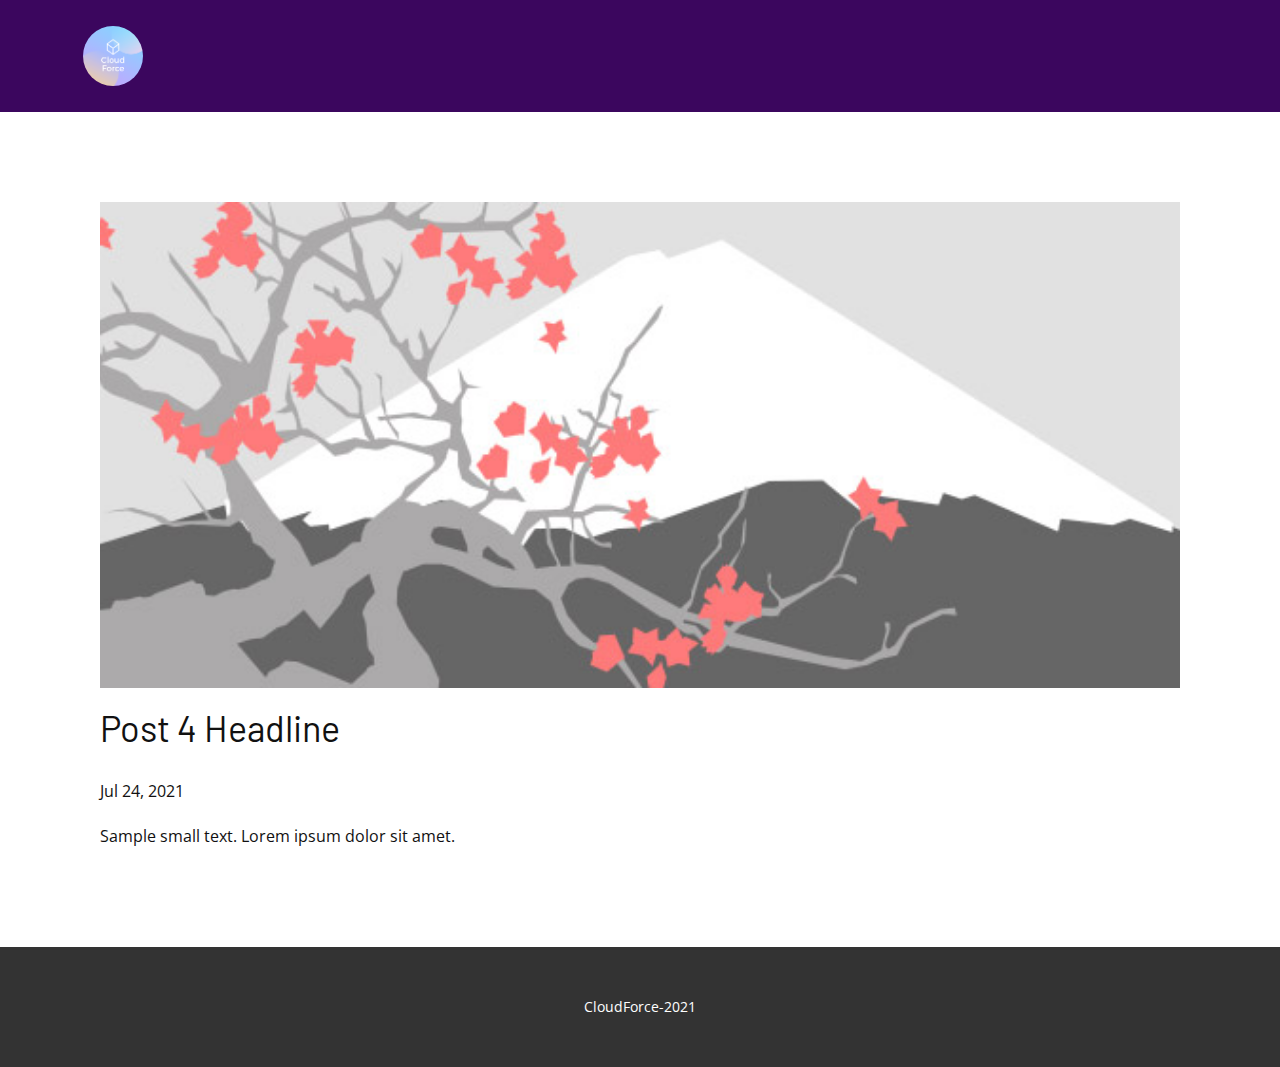
<file: blog/post-3.html>
<!doctype html>
<html style="font-size: 16px;"><head>
    <meta name="viewport" content="width=device-width, initial-scale=1.0">
    <meta charset="utf-8">
    <meta name="keywords" content="Post 1 Headline">
    <meta name="description" content="">
    <meta name="page_type" content="np-template-header-footer-from-plugin">
    <title>Post 4 Headline</title>
    <link rel="stylesheet" href="../nicepage.css" media="screen">
<link rel="stylesheet" href="../Post-Template.css" media="screen">
    <script class="u-script" type="text/javascript" src="../jquery.js" defer=""></script>
    <script class="u-script" type="text/javascript" src="../nicepage.js" defer=""></script>
    <meta name="generator" content="Nicepage 3.22.0, nicepage.com">
    <link rel="icon" href="../images/favicon.png">
    <link id="u-theme-google-font" rel="stylesheet" href="https://fonts.googleapis.com/css?family=Open+Sans:300,300i,400,400i,600,600i,700,700i,800,800i|Barlow:100,100i,200,200i,300,300i,400,400i,500,500i,600,600i,700,700i,800,800i,900,900i">
    
    
    <script type="application/ld+json">{
		"@context": "http://schema.org",
		"@type": "Organization",
		"name": "CloudForce"
}</script>
    <meta name="theme-color" content="#29b7dd">
  </head>
  <body class="u-body"><header class="u-clearfix u-header u-palette-2-base u-header" id="sec-2485"><div class="u-clearfix u-sheet u-sheet-1">
        <div class="u-image u-image-circle u-preserve-proportions u-image-1" alt="" data-image-width="500" data-image-height="500"></div>
      </div></header>
    <section class="u-align-center u-clearfix u-section-1" id="sec-a603">
      <div class="u-clearfix u-sheet u-valign-middle-md u-valign-middle-sm u-valign-middle-xs u-sheet-1"><!--post_details--><!--post_details_options_json--><!--{"source":""}--><!--/post_details_options_json--><!--blog_post-->
        <div class="u-container-style u-expanded-width u-post-details u-post-details-1">
          <div class="u-container-layout u-valign-middle u-container-layout-1"><!--blog_post_image-->
            <img alt="" class="u-blog-control u-expanded-width u-image u-image-default u-image-1" src="[data-uri]"><!--/blog_post_image--><!--blog_post_header-->
            <h2 class="u-blog-control u-text u-text-1">Post 4 Headline</h2><!--/blog_post_header--><!--blog_post_metadata-->
            <div class="u-blog-control u-metadata u-metadata-1"><!--blog_post_metadata_date-->
              <span class="u-meta-date u-meta-icon">Jul 24, 2021</span><!--/blog_post_metadata_date--><!--blog_post_metadata_category-->
              <!--/blog_post_metadata_category--><!--blog_post_metadata_comments-->
              <!--/blog_post_metadata_comments-->
            </div><!--/blog_post_metadata--><!--blog_post_content-->
            <div class="u-align-justify u-blog-control u-post-content u-text u-text-2 fr-view">
  Sample small text. Lorem ipsum dolor sit amet.
  </div><!--/blog_post_content-->
          </div>
        </div><!--/blog_post--><!--/post_details-->
      </div>
    </section>
    
    
    <footer class="u-align-center u-clearfix u-footer u-grey-80 u-footer" id="sec-2692"><div class="u-clearfix u-sheet u-sheet-1">
        <p class="u-small-text u-text u-text-variant u-text-1">CloudForce-2021<br>
        </p>
      </div></footer>
  
</body></html>
</file>
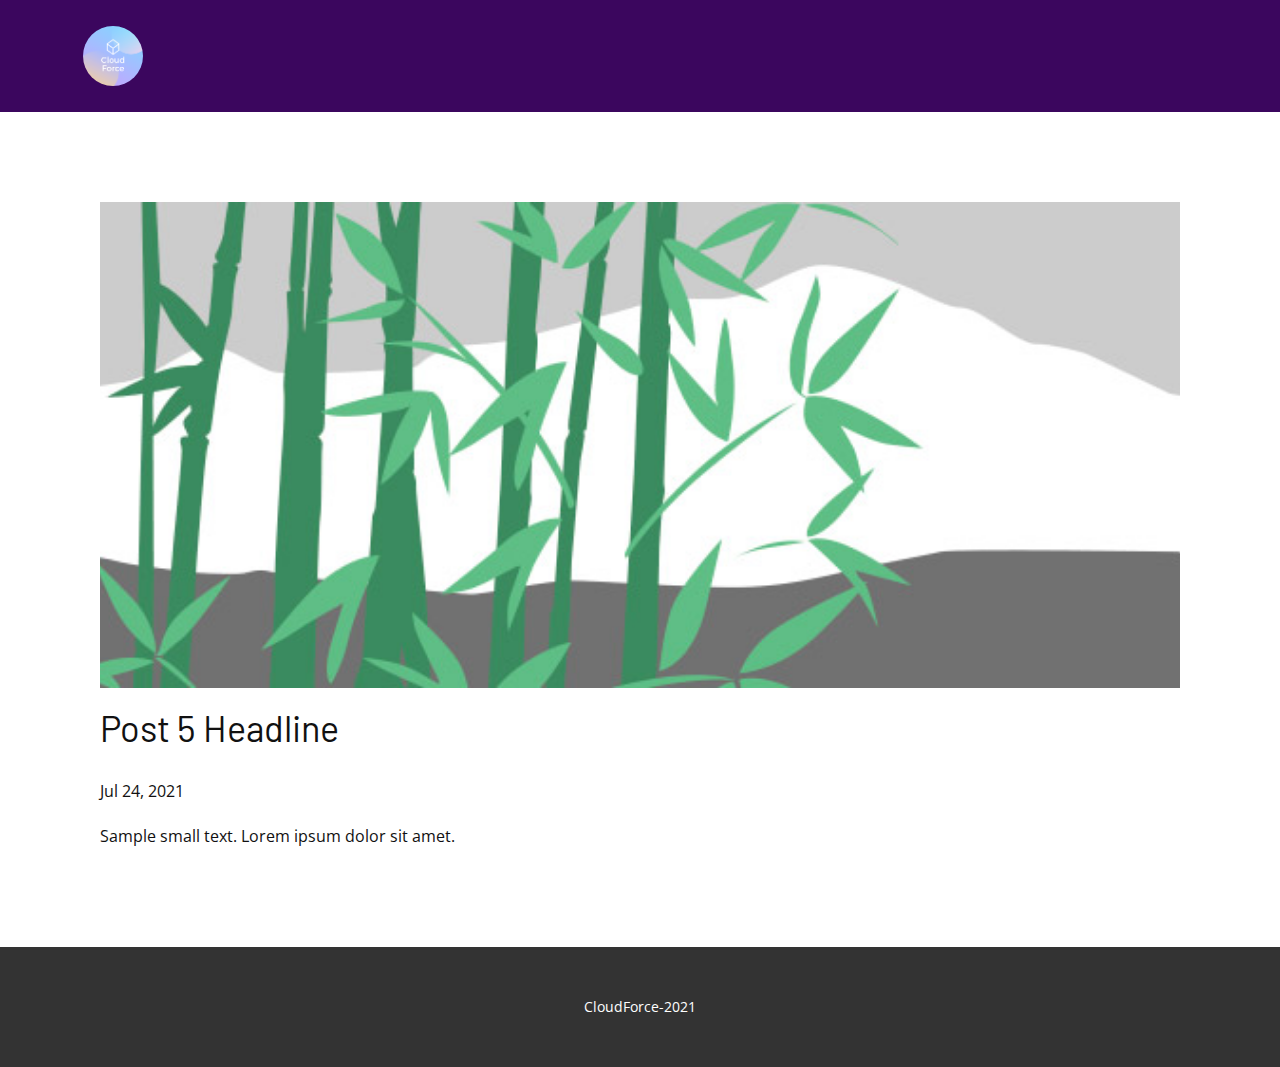
<file: blog/post-4.html>
<!doctype html>
<html style="font-size: 16px;"><head>
    <meta name="viewport" content="width=device-width, initial-scale=1.0">
    <meta charset="utf-8">
    <meta name="keywords" content="Post 1 Headline">
    <meta name="description" content="">
    <meta name="page_type" content="np-template-header-footer-from-plugin">
    <title>Post 5 Headline</title>
    <link rel="stylesheet" href="../nicepage.css" media="screen">
<link rel="stylesheet" href="../Post-Template.css" media="screen">
    <script class="u-script" type="text/javascript" src="../jquery.js" defer=""></script>
    <script class="u-script" type="text/javascript" src="../nicepage.js" defer=""></script>
    <meta name="generator" content="Nicepage 3.22.0, nicepage.com">
    <link rel="icon" href="../images/favicon.png">
    <link id="u-theme-google-font" rel="stylesheet" href="https://fonts.googleapis.com/css?family=Open+Sans:300,300i,400,400i,600,600i,700,700i,800,800i|Barlow:100,100i,200,200i,300,300i,400,400i,500,500i,600,600i,700,700i,800,800i,900,900i">
    
    
    <script type="application/ld+json">{
		"@context": "http://schema.org",
		"@type": "Organization",
		"name": "CloudForce"
}</script>
    <meta name="theme-color" content="#29b7dd">
  </head>
  <body class="u-body"><header class="u-clearfix u-header u-palette-2-base u-header" id="sec-2485"><div class="u-clearfix u-sheet u-sheet-1">
        <div class="u-image u-image-circle u-preserve-proportions u-image-1" alt="" data-image-width="500" data-image-height="500"></div>
      </div></header>
    <section class="u-align-center u-clearfix u-section-1" id="sec-a603">
      <div class="u-clearfix u-sheet u-valign-middle-md u-valign-middle-sm u-valign-middle-xs u-sheet-1"><!--post_details--><!--post_details_options_json--><!--{"source":""}--><!--/post_details_options_json--><!--blog_post-->
        <div class="u-container-style u-expanded-width u-post-details u-post-details-1">
          <div class="u-container-layout u-valign-middle u-container-layout-1"><!--blog_post_image-->
            <img alt="" class="u-blog-control u-expanded-width u-image u-image-default u-image-1" src="[data-uri]"><!--/blog_post_image--><!--blog_post_header-->
            <h2 class="u-blog-control u-text u-text-1">Post 5 Headline</h2><!--/blog_post_header--><!--blog_post_metadata-->
            <div class="u-blog-control u-metadata u-metadata-1"><!--blog_post_metadata_date-->
              <span class="u-meta-date u-meta-icon">Jul 24, 2021</span><!--/blog_post_metadata_date--><!--blog_post_metadata_category-->
              <!--/blog_post_metadata_category--><!--blog_post_metadata_comments-->
              <!--/blog_post_metadata_comments-->
            </div><!--/blog_post_metadata--><!--blog_post_content-->
            <div class="u-align-justify u-blog-control u-post-content u-text u-text-2 fr-view">
  Sample small text. Lorem ipsum dolor sit amet.
  </div><!--/blog_post_content-->
          </div>
        </div><!--/blog_post--><!--/post_details-->
      </div>
    </section>
    
    
    <footer class="u-align-center u-clearfix u-footer u-grey-80 u-footer" id="sec-2692"><div class="u-clearfix u-sheet u-sheet-1">
        <p class="u-small-text u-text u-text-variant u-text-1">CloudForce-2021<br>
        </p>
      </div></footer>
  
</body></html>
</file>
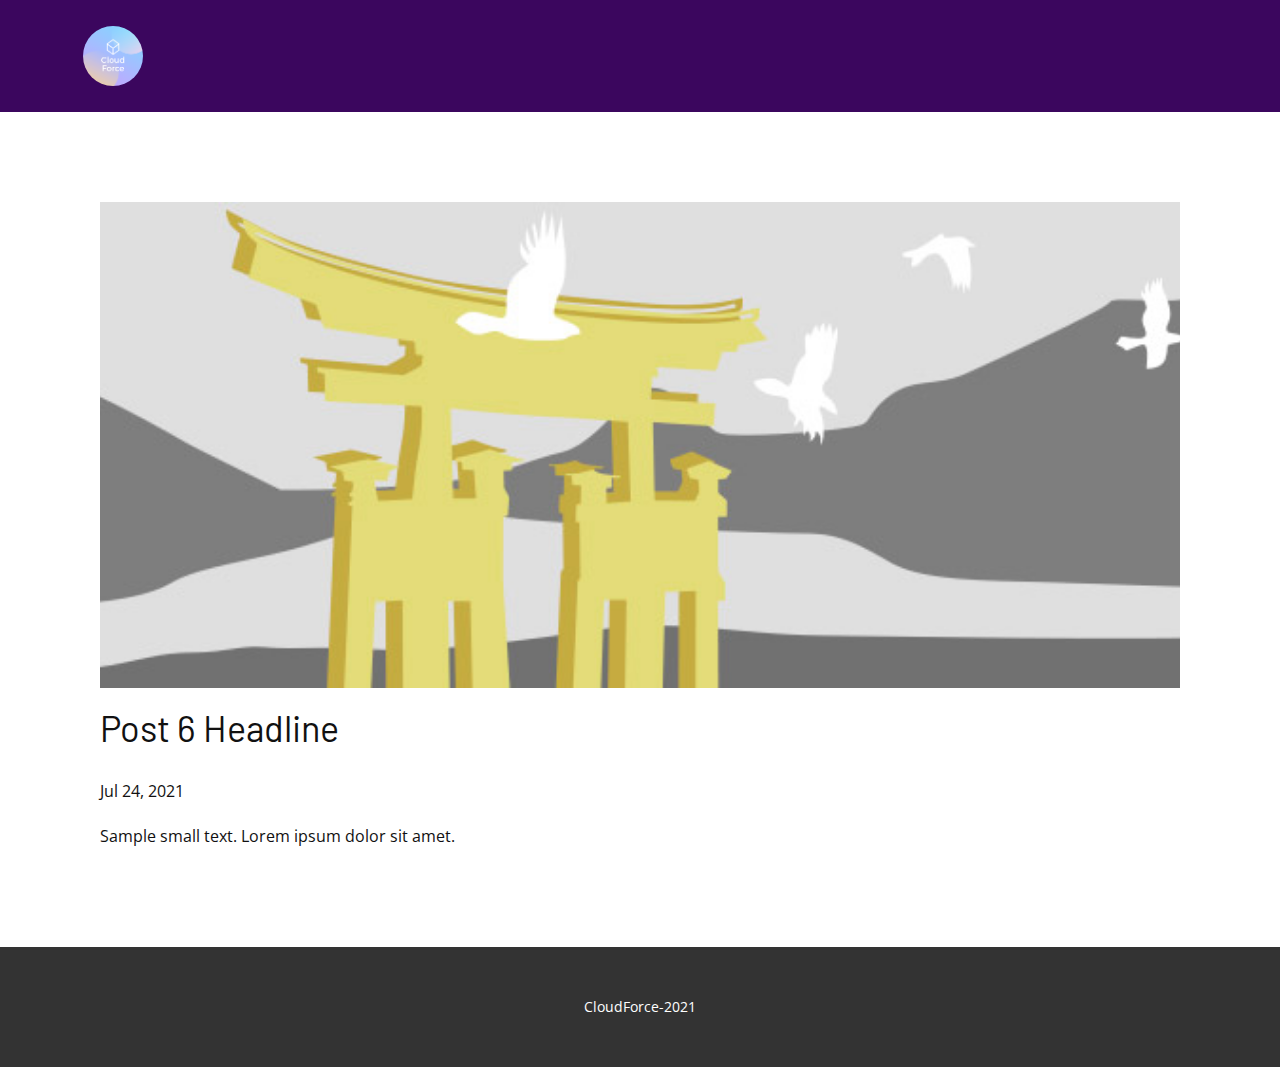
<file: blog/post-5.html>
<!doctype html>
<html style="font-size: 16px;"><head>
    <meta name="viewport" content="width=device-width, initial-scale=1.0">
    <meta charset="utf-8">
    <meta name="keywords" content="Post 1 Headline">
    <meta name="description" content="">
    <meta name="page_type" content="np-template-header-footer-from-plugin">
    <title>Post 6 Headline</title>
    <link rel="stylesheet" href="../nicepage.css" media="screen">
<link rel="stylesheet" href="../Post-Template.css" media="screen">
    <script class="u-script" type="text/javascript" src="../jquery.js" defer=""></script>
    <script class="u-script" type="text/javascript" src="../nicepage.js" defer=""></script>
    <meta name="generator" content="Nicepage 3.22.0, nicepage.com">
    <link rel="icon" href="../images/favicon.png">
    <link id="u-theme-google-font" rel="stylesheet" href="https://fonts.googleapis.com/css?family=Open+Sans:300,300i,400,400i,600,600i,700,700i,800,800i|Barlow:100,100i,200,200i,300,300i,400,400i,500,500i,600,600i,700,700i,800,800i,900,900i">
    
    
    <script type="application/ld+json">{
		"@context": "http://schema.org",
		"@type": "Organization",
		"name": "CloudForce"
}</script>
    <meta name="theme-color" content="#29b7dd">
  </head>
  <body class="u-body"><header class="u-clearfix u-header u-palette-2-base u-header" id="sec-2485"><div class="u-clearfix u-sheet u-sheet-1">
        <div class="u-image u-image-circle u-preserve-proportions u-image-1" alt="" data-image-width="500" data-image-height="500"></div>
      </div></header>
    <section class="u-align-center u-clearfix u-section-1" id="sec-a603">
      <div class="u-clearfix u-sheet u-valign-middle-md u-valign-middle-sm u-valign-middle-xs u-sheet-1"><!--post_details--><!--post_details_options_json--><!--{"source":""}--><!--/post_details_options_json--><!--blog_post-->
        <div class="u-container-style u-expanded-width u-post-details u-post-details-1">
          <div class="u-container-layout u-valign-middle u-container-layout-1"><!--blog_post_image-->
            <img alt="" class="u-blog-control u-expanded-width u-image u-image-default u-image-1" src="[data-uri]"><!--/blog_post_image--><!--blog_post_header-->
            <h2 class="u-blog-control u-text u-text-1">Post 6 Headline</h2><!--/blog_post_header--><!--blog_post_metadata-->
            <div class="u-blog-control u-metadata u-metadata-1"><!--blog_post_metadata_date-->
              <span class="u-meta-date u-meta-icon">Jul 24, 2021</span><!--/blog_post_metadata_date--><!--blog_post_metadata_category-->
              <!--/blog_post_metadata_category--><!--blog_post_metadata_comments-->
              <!--/blog_post_metadata_comments-->
            </div><!--/blog_post_metadata--><!--blog_post_content-->
            <div class="u-align-justify u-blog-control u-post-content u-text u-text-2 fr-view">
  Sample small text. Lorem ipsum dolor sit amet.
  </div><!--/blog_post_content-->
          </div>
        </div><!--/blog_post--><!--/post_details-->
      </div>
    </section>
    
    
    <footer class="u-align-center u-clearfix u-footer u-grey-80 u-footer" id="sec-2692"><div class="u-clearfix u-sheet u-sheet-1">
        <p class="u-small-text u-text u-text-variant u-text-1">CloudForce-2021<br>
        </p>
      </div></footer>
  
</body></html>
</file>
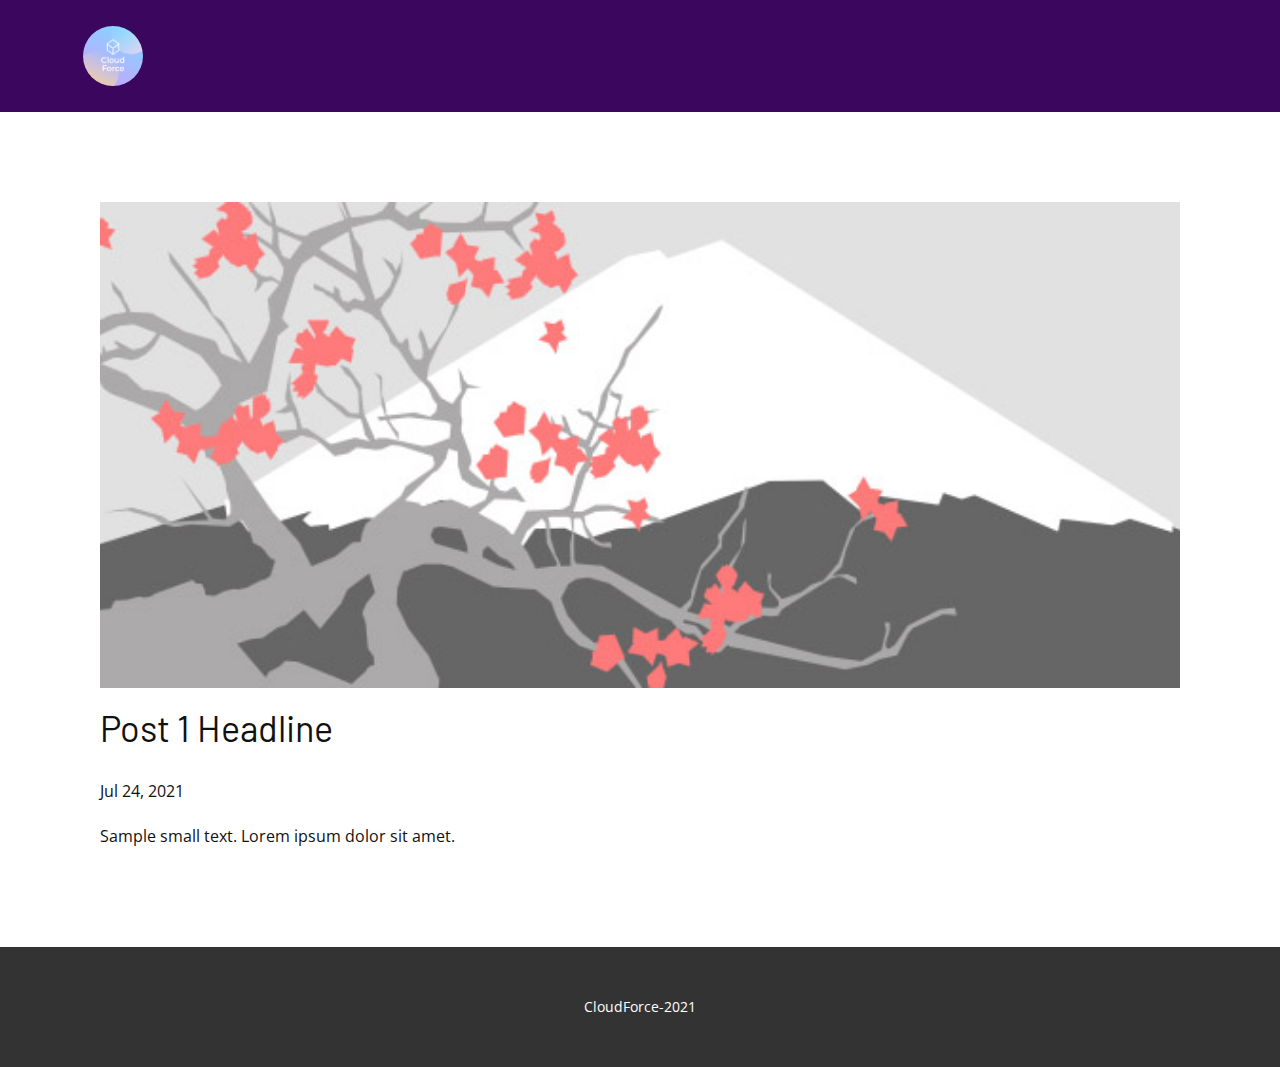
<file: blog/post.html>
<!doctype html>
<html style="font-size: 16px;"><head>
    <meta name="viewport" content="width=device-width, initial-scale=1.0">
    <meta charset="utf-8">
    <meta name="keywords" content="Post 1 Headline">
    <meta name="description" content="">
    <meta name="page_type" content="np-template-header-footer-from-plugin">
    <title>Post 1 Headline</title>
    <link rel="stylesheet" href="../nicepage.css" media="screen">
<link rel="stylesheet" href="../Post-Template.css" media="screen">
    <script class="u-script" type="text/javascript" src="../jquery.js" defer=""></script>
    <script class="u-script" type="text/javascript" src="../nicepage.js" defer=""></script>
    <meta name="generator" content="Nicepage 3.22.0, nicepage.com">
    <link rel="icon" href="../images/favicon.png">
    <link id="u-theme-google-font" rel="stylesheet" href="https://fonts.googleapis.com/css?family=Open+Sans:300,300i,400,400i,600,600i,700,700i,800,800i|Barlow:100,100i,200,200i,300,300i,400,400i,500,500i,600,600i,700,700i,800,800i,900,900i">
    
    
    <script type="application/ld+json">{
		"@context": "http://schema.org",
		"@type": "Organization",
		"name": "CloudForce"
}</script>
    <meta name="theme-color" content="#29b7dd">
  </head>
  <body class="u-body"><header class="u-clearfix u-header u-palette-2-base u-header" id="sec-2485"><div class="u-clearfix u-sheet u-sheet-1">
        <div class="u-image u-image-circle u-preserve-proportions u-image-1" alt="" data-image-width="500" data-image-height="500"></div>
      </div></header>
    <section class="u-align-center u-clearfix u-section-1" id="sec-a603">
      <div class="u-clearfix u-sheet u-valign-middle-md u-valign-middle-sm u-valign-middle-xs u-sheet-1"><!--post_details--><!--post_details_options_json--><!--{"source":""}--><!--/post_details_options_json--><!--blog_post-->
        <div class="u-container-style u-expanded-width u-post-details u-post-details-1">
          <div class="u-container-layout u-valign-middle u-container-layout-1"><!--blog_post_image-->
            <img alt="" class="u-blog-control u-expanded-width u-image u-image-default u-image-1" src="[data-uri]"><!--/blog_post_image--><!--blog_post_header-->
            <h2 class="u-blog-control u-text u-text-1">Post 1 Headline</h2><!--/blog_post_header--><!--blog_post_metadata-->
            <div class="u-blog-control u-metadata u-metadata-1"><!--blog_post_metadata_date-->
              <span class="u-meta-date u-meta-icon">Jul 24, 2021</span><!--/blog_post_metadata_date--><!--blog_post_metadata_category-->
              <!--/blog_post_metadata_category--><!--blog_post_metadata_comments-->
              <!--/blog_post_metadata_comments-->
            </div><!--/blog_post_metadata--><!--blog_post_content-->
            <div class="u-align-justify u-blog-control u-post-content u-text u-text-2 fr-view">
  Sample small text. Lorem ipsum dolor sit amet.
  </div><!--/blog_post_content-->
          </div>
        </div><!--/blog_post--><!--/post_details-->
      </div>
    </section>
    
    
    <footer class="u-align-center u-clearfix u-footer u-grey-80 u-footer" id="sec-2692"><div class="u-clearfix u-sheet u-sheet-1">
        <p class="u-small-text u-text u-text-variant u-text-1">CloudForce-2021<br>
        </p>
      </div></footer>
  
</body></html>
</file>
